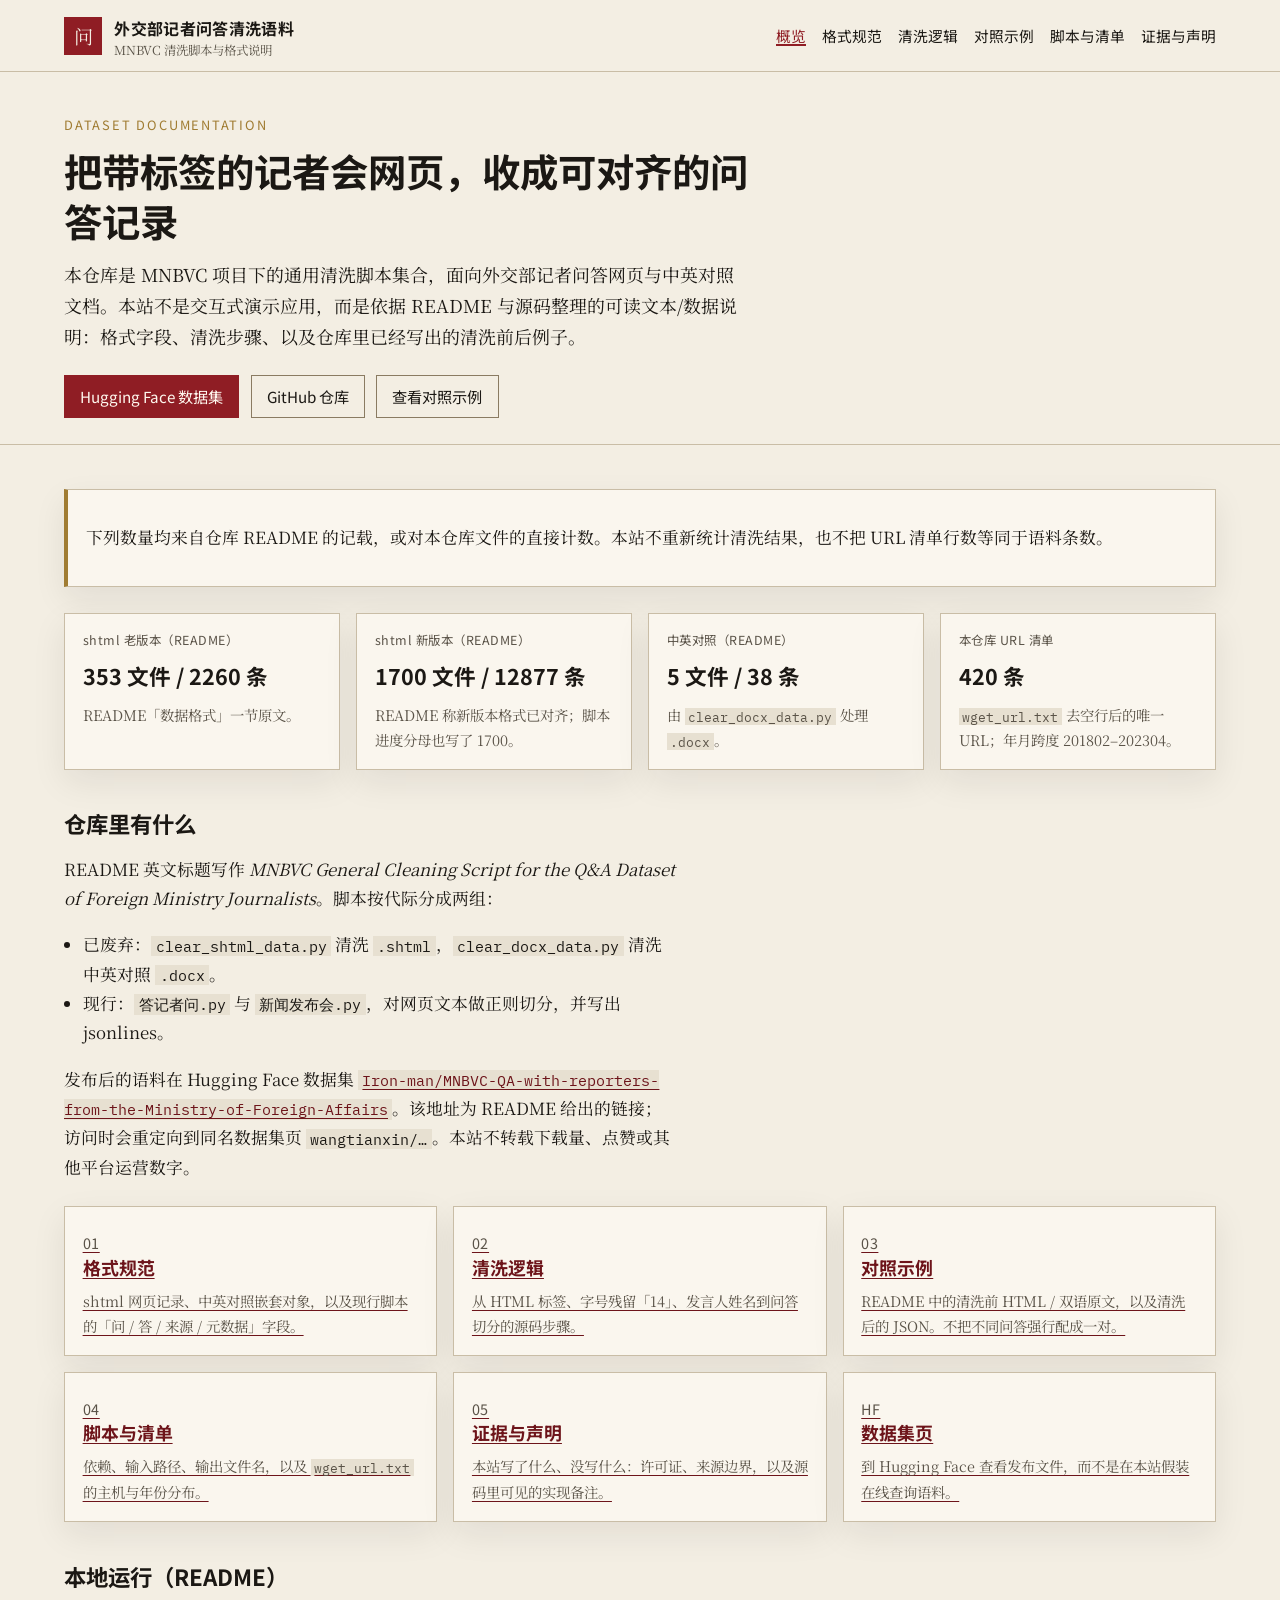
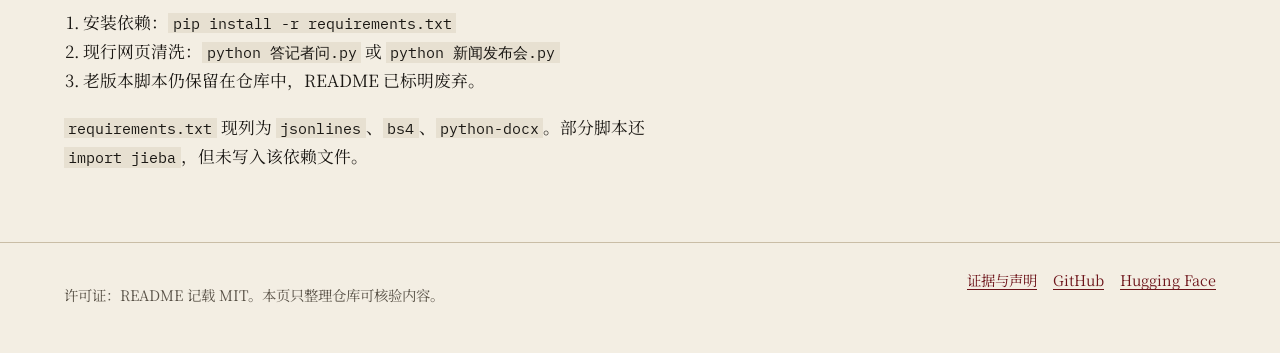
<file: docs/index.html>
<!DOCTYPE html>
<html lang="zh-Hans">
<head>
  <meta charset="utf-8">
  <meta name="viewport" content="width=device-width, initial-scale=1">
  <title>概览 · 外交部记者问答清洗语料</title>
  <meta name="description" content="本仓库是 MNBVC 外交部记者问答数据的通用清洗脚本集合。本站依据 README 与源码整理格式、清洗逻辑与对照示例，并链向 Hugging Face 数据集。">
  <link rel="canonical" href="https://unstoppablecurry.github.io/QA_with_reporters_from_the_Ministry_of_Foreign_Affair_mnbvc/">
  <meta name="theme-color" content="#f3eee3">
  <meta name="robots" content="index,follow">
  <meta property="og:type" content="website">
  <meta property="og:locale" content="zh_CN">
  <meta property="og:site_name" content="外交部记者问答清洗语料">
  <meta property="og:title" content="概览 · 外交部记者问答清洗语料">
  <meta property="og:description" content="MNBVC 外交部记者问答清洗脚本与格式说明。只陈述仓库可核验内容。">
  <meta property="og:url" content="https://unstoppablecurry.github.io/QA_with_reporters_from_the_Ministry_of_Foreign_Affair_mnbvc/">
  <meta name="twitter:card" content="summary">
  <meta name="twitter:title" content="概览 · 外交部记者问答清洗语料">
  <meta name="twitter:description" content="MNBVC 外交部记者问答清洗脚本与格式说明。">
  <link rel="icon" href="./favicon.svg" type="image/svg+xml">
  <link rel="preconnect" href="https://fonts.googleapis.com">
  <link rel="preconnect" href="https://fonts.gstatic.com" crossorigin>
  <link href="https://fonts.googleapis.com/css2?family=IBM+Plex+Mono:wght@400;500&amp;family=Noto+Sans+SC:wght@400;700&amp;family=Noto+Serif+SC:wght@400;600;700&amp;display=swap" rel="stylesheet">
  <link rel="stylesheet" href="./css/style.css">
  <script type="application/ld+json">
  {
    "@context": "https://schema.org",
    "@type": "WebSite",
    "name": "外交部记者问答清洗语料",
    "inLanguage": "zh-Hans",
    "url": "https://unstoppablecurry.github.io/QA_with_reporters_from_the_Ministry_of_Foreign_Affair_mnbvc/",
    "description": "MNBVC 外交部记者问答数据的清洗脚本说明、格式规范与 README 对照示例。",
    "license": "https://opensource.org/licenses/MIT"
  }
  </script>
</head>
<body>
  <a class="skip-link" href="#main">跳到正文</a>
  <header class="site-header">
    <div class="site-header__inner">
      <a class="brand" href="./">
        <span class="brand__mark" aria-hidden="true">问</span>
        <span class="brand__text">
          <span class="brand__title">外交部记者问答清洗语料</span>
          <span class="brand__sub">MNBVC 清洗脚本与格式说明</span>
        </span>
      </a>
      <button type="button" class="nav-toggle" data-nav-toggle aria-controls="site-nav" aria-expanded="false">菜单</button>
      <nav id="site-nav" class="site-nav" data-nav aria-label="主导航">
        <ul>
          <li><a href="./" aria-current="page">概览</a></li>
          <li><a href="./format.html">格式规范</a></li>
          <li><a href="./pipeline.html">清洗逻辑</a></li>
          <li><a href="./examples.html">对照示例</a></li>
          <li><a href="./scripts.html">脚本与清单</a></li>
          <li><a href="./notes.html">证据与声明</a></li>
        </ul>
      </nav>
    </div>
  </header>

  <main id="main">
    <section class="hero">
      <div class="wrap">
        <p class="kicker">Dataset documentation</p>
        <h1>把带标签的记者会网页，收成可对齐的问答记录</h1>
        <p class="lede">本仓库是 MNBVC 项目下的通用清洗脚本集合，面向外交部记者问答网页与中英对照文档。本站不是交互式演示应用，而是依据 README 与源码整理的可读文本/数据说明：格式字段、清洗步骤、以及仓库里已经写出的清洗前后例子。</p>
        <div class="hero-actions">
          <a class="button" href="https://huggingface.co/datasets/Iron-man/MNBVC-QA-with-reporters-from-the-Ministry-of-Foreign-Affairs" rel="noopener noreferrer">Hugging Face 数据集</a>
          <a class="button button--ghost" href="https://github.com/UnstoppableCurry/QA_with_reporters_from_the_Ministry_of_Foreign_Affair_mnbvc" rel="noopener noreferrer">GitHub 仓库</a>
          <a class="button button--ghost" href="./examples.html">查看对照示例</a>
        </div>
      </div>
    </section>

    <div class="wrap main">
      <aside class="callout callout--warn" aria-label="证据范围">
        <p>下列数量均来自仓库 README 的记载，或对本仓库文件的直接计数。本站不重新统计清洗结果，也不把 URL 清单行数等同于语料条数。</p>
      </aside>

      <dl class="stat-grid">
        <div class="stat">
          <dt>shtml 老版本（README）</dt>
          <dd>353 文件 / 2260 条</dd>
          <p>README「数据格式」一节原文。</p>
        </div>
        <div class="stat">
          <dt>shtml 新版本（README）</dt>
          <dd>1700 文件 / 12877 条</dd>
          <p>README 称新版本格式已对齐；脚本进度分母也写了 1700。</p>
        </div>
        <div class="stat">
          <dt>中英对照（README）</dt>
          <dd>5 文件 / 38 条</dd>
          <p>由 <code>clear_docx_data.py</code> 处理 <code>.docx</code>。</p>
        </div>
        <div class="stat">
          <dt>本仓库 URL 清单</dt>
          <dd>420 条</dd>
          <p><code>wget_url.txt</code> 去空行后的唯一 URL；年月跨度 201802–202304。</p>
        </div>
      </dl>

      <section class="prose" aria-labelledby="what-heading">
        <h2 id="what-heading">仓库里有什么</h2>
        <p>README 英文标题写作 <em>MNBVC General Cleaning Script for the Q&amp;A Dataset of Foreign Ministry Journalists</em>。脚本按代际分成两组：</p>
        <ul>
          <li>已废弃：<code>clear_shtml_data.py</code> 清洗 <code>.shtml</code>，<code>clear_docx_data.py</code> 清洗中英对照 <code>.docx</code>。</li>
          <li>现行：<code>答记者问.py</code> 与 <code>新闻发布会.py</code>，对网页文本做正则切分，并写出 jsonlines。</li>
        </ul>
        <p>发布后的语料在 Hugging Face 数据集 <a href="https://huggingface.co/datasets/Iron-man/MNBVC-QA-with-reporters-from-the-Ministry-of-Foreign-Affairs" rel="noopener noreferrer"><code>Iron-man/MNBVC-QA-with-reporters-from-the-Ministry-of-Foreign-Affairs</code></a>。该地址为 README 给出的链接；访问时会重定向到同名数据集页 <code>wangtianxin/…</code>。本站不转载下载量、点赞或其他平台运营数字。</p>
      </section>

      <nav class="link-grid" aria-label="文档栏目">
        <a class="card" href="./format.html">
          <p class="card__label">01</p>
          <h3>格式规范</h3>
          <p>shtml 网页记录、中英对照嵌套对象，以及现行脚本的「问 / 答 / 来源 / 元数据」字段。</p>
        </a>
        <a class="card" href="./pipeline.html">
          <p class="card__label">02</p>
          <h3>清洗逻辑</h3>
          <p>从 HTML 标签、字号残留「14」、发言人姓名到问答切分的源码步骤。</p>
        </a>
        <a class="card" href="./examples.html">
          <p class="card__label">03</p>
          <h3>对照示例</h3>
          <p>README 中的清洗前 HTML / 双语原文，以及清洗后的 JSON。不把不同问答强行配成一对。</p>
        </a>
        <a class="card" href="./scripts.html">
          <p class="card__label">04</p>
          <h3>脚本与清单</h3>
          <p>依赖、输入路径、输出文件名，以及 <code>wget_url.txt</code> 的主机与年份分布。</p>
        </a>
        <a class="card" href="./notes.html">
          <p class="card__label">05</p>
          <h3>证据与声明</h3>
          <p>本站写了什么、没写什么：许可证、来源边界，以及源码里可见的实现备注。</p>
        </a>
        <a class="card" href="https://huggingface.co/datasets/Iron-man/MNBVC-QA-with-reporters-from-the-Ministry-of-Foreign-Affairs" rel="noopener noreferrer">
          <p class="card__label">HF</p>
          <h3>数据集页</h3>
          <p>到 Hugging Face 查看发布文件，而不是在本站假装在线查询语料。</p>
        </a>
      </nav>

      <section class="prose" aria-labelledby="start-heading">
        <h2 id="start-heading">本地运行（README）</h2>
        <ol>
          <li>安装依赖：<code>pip install -r requirements.txt</code></li>
          <li>现行网页清洗：<code>python 答记者问.py</code> 或 <code>python 新闻发布会.py</code></li>
          <li>老版本脚本仍保留在仓库中，README 已标明废弃。</li>
        </ol>
        <p><code>requirements.txt</code> 现列为 <code>jsonlines</code>、<code>bs4</code>、<code>python-docx</code>。部分脚本还 <code>import jieba</code>，但未写入该依赖文件。</p>
      </section>
    </div>
  </main>

  <footer class="site-footer">
    <div class="site-footer__inner">
      <p>许可证：README 记载 MIT。本页只整理仓库可核验内容。</p>
      <nav aria-label="页脚链接">
        <a href="./notes.html">证据与声明</a>
        <a href="https://github.com/UnstoppableCurry/QA_with_reporters_from_the_Ministry_of_Foreign_Affair_mnbvc" rel="noopener noreferrer">GitHub</a>
        <a href="https://huggingface.co/datasets/Iron-man/MNBVC-QA-with-reporters-from-the-Ministry-of-Foreign-Affairs" rel="noopener noreferrer">Hugging Face</a>
      </nav>
    </div>
  </footer>
  <script src="./js/site.js" defer></script>
</body>
</html>
</file>
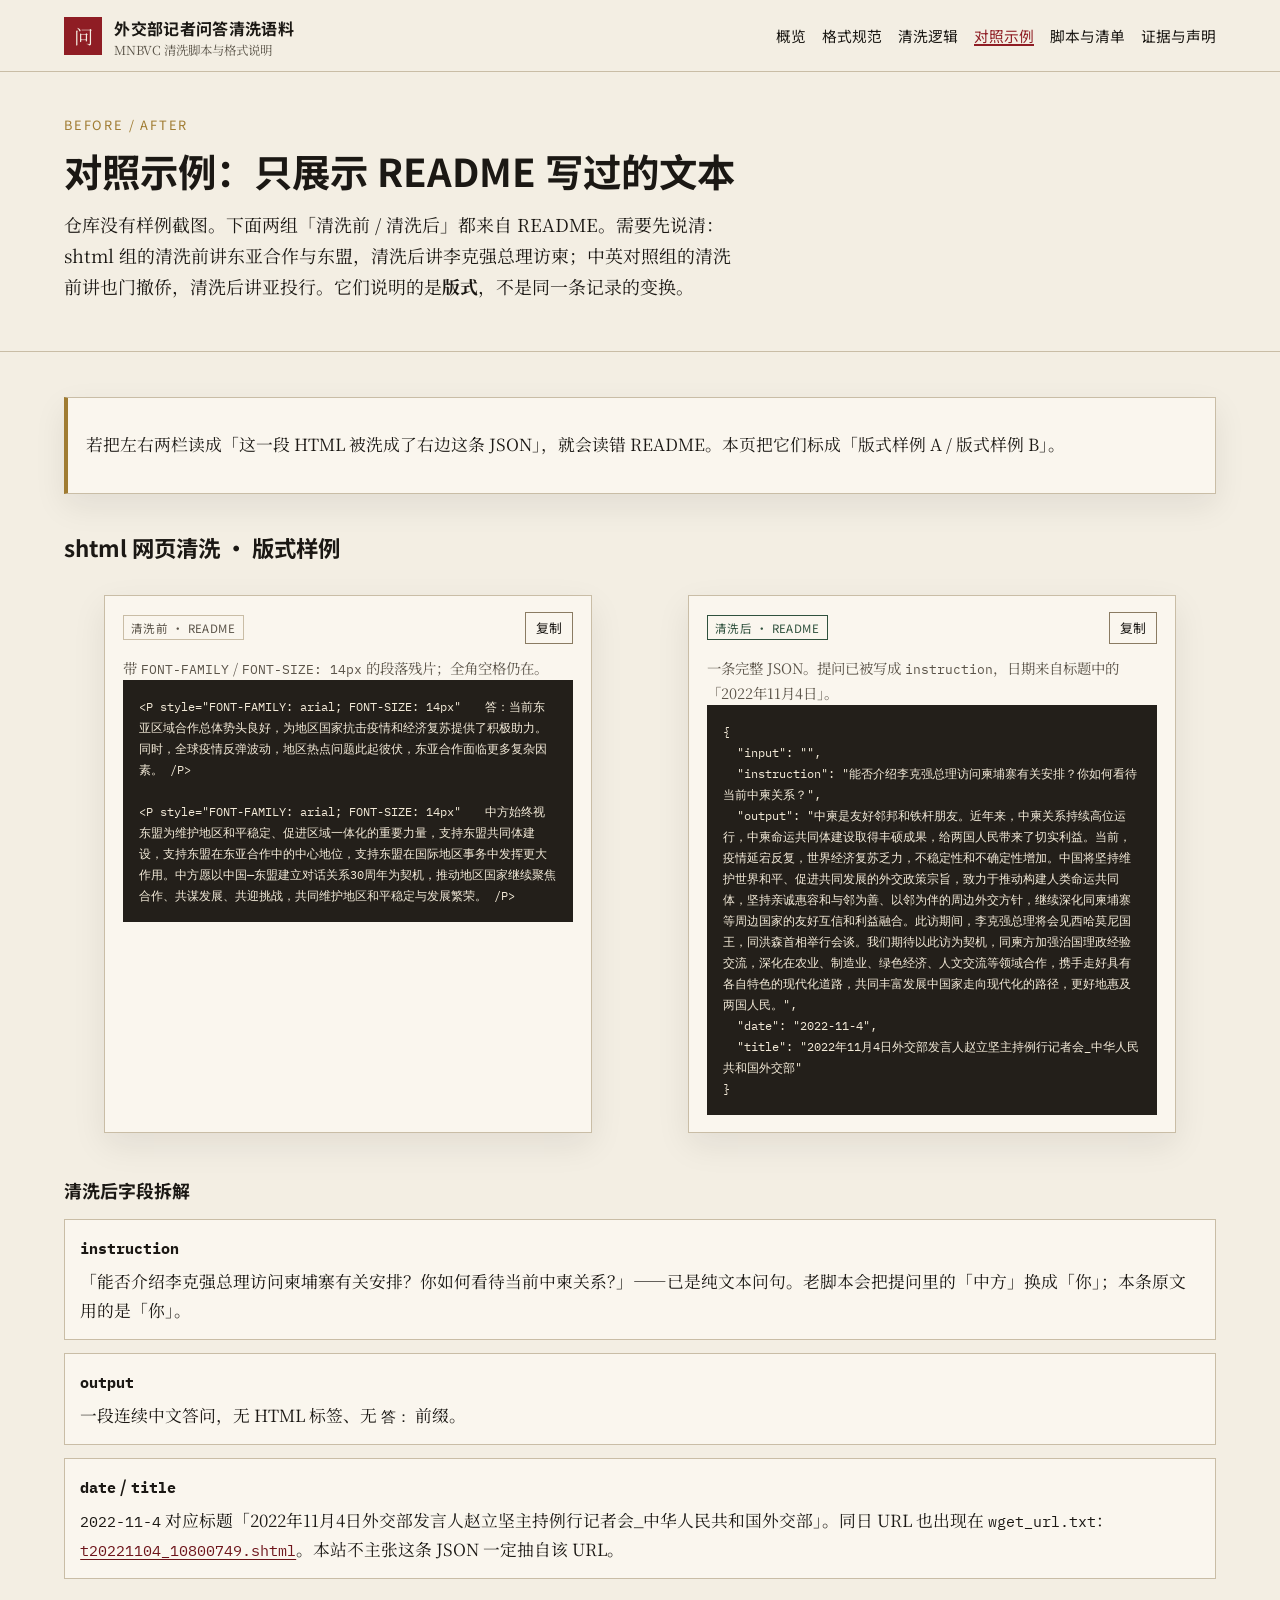
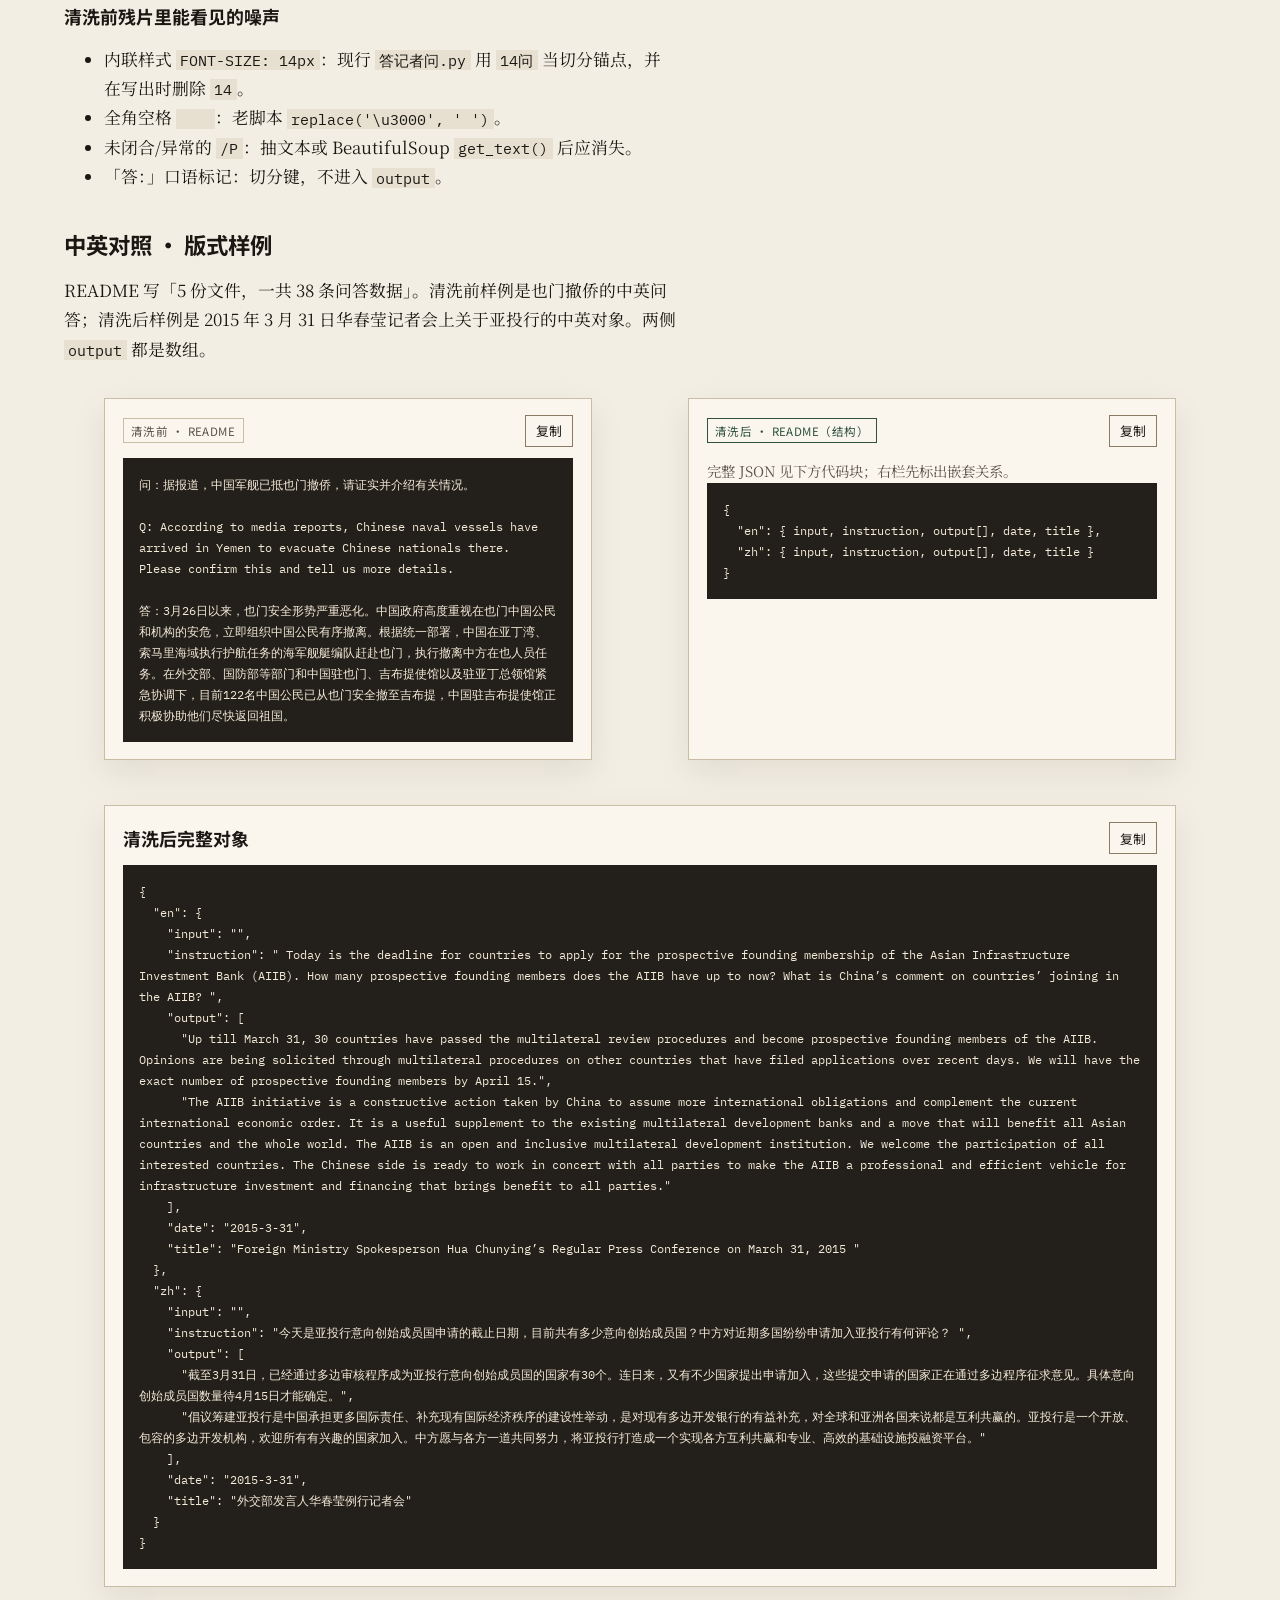
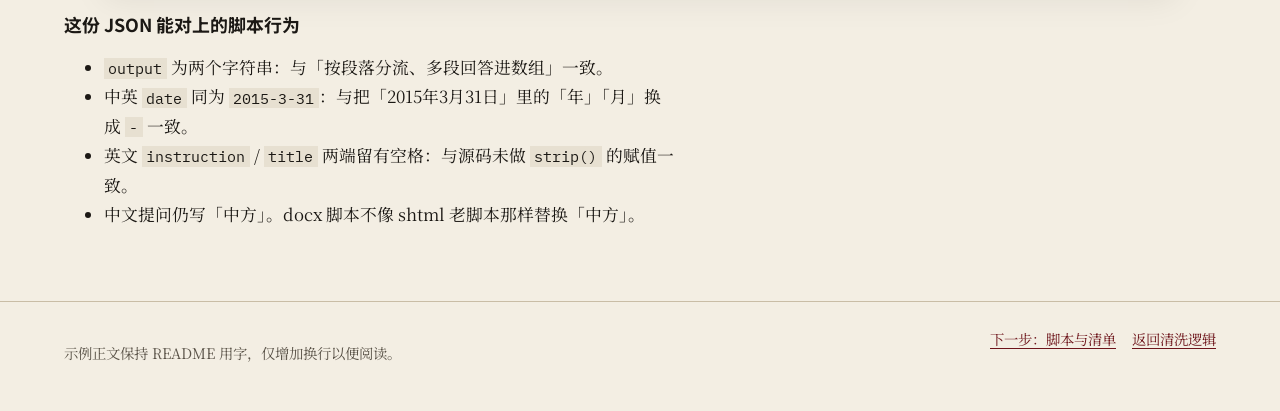
<file: docs/examples.html>
<!DOCTYPE html>
<html lang="zh-Hans">
<head>
  <meta charset="utf-8">
  <meta name="viewport" content="width=device-width, initial-scale=1">
  <title>对照示例 · 外交部记者问答清洗语料</title>
  <meta name="description" content="README 中的清洗前 HTML / 双语原文与清洗后 JSON。shtml 与中英对照两组示例各自独立，不把不同问答配成一对。">
  <link rel="canonical" href="https://unstoppablecurry.github.io/QA_with_reporters_from_the_Ministry_of_Foreign_Affair_mnbvc/examples.html">
  <meta name="theme-color" content="#f3eee3">
  <meta property="og:type" content="article">
  <meta property="og:locale" content="zh_CN">
  <meta property="og:site_name" content="外交部记者问答清洗语料">
  <meta property="og:title" content="对照示例 · 外交部记者问答清洗语料">
  <meta property="og:description" content="仓库 README 已写出的清洗前后文本，按原样展示并做字段拆解。">
  <meta property="og:url" content="https://unstoppablecurry.github.io/QA_with_reporters_from_the_Ministry_of_Foreign_Affair_mnbvc/examples.html">
  <meta name="twitter:card" content="summary">
  <link rel="icon" href="./favicon.svg" type="image/svg+xml">
  <link rel="preconnect" href="https://fonts.googleapis.com">
  <link rel="preconnect" href="https://fonts.gstatic.com" crossorigin>
  <link href="https://fonts.googleapis.com/css2?family=IBM+Plex+Mono:wght@400;500&amp;family=Noto+Sans+SC:wght@400;700&amp;family=Noto+Serif+SC:wght@400;600;700&amp;display=swap" rel="stylesheet">
  <link rel="stylesheet" href="./css/style.css">
</head>
<body>
  <a class="skip-link" href="#main">跳到正文</a>
  <header class="site-header">
    <div class="site-header__inner">
      <a class="brand" href="./">
        <span class="brand__mark" aria-hidden="true">问</span>
        <span class="brand__text">
          <span class="brand__title">外交部记者问答清洗语料</span>
          <span class="brand__sub">MNBVC 清洗脚本与格式说明</span>
        </span>
      </a>
      <button type="button" class="nav-toggle" data-nav-toggle aria-controls="site-nav" aria-expanded="false">菜单</button>
      <nav id="site-nav" class="site-nav" data-nav aria-label="主导航">
        <ul>
          <li><a href="./">概览</a></li>
          <li><a href="./format.html">格式规范</a></li>
          <li><a href="./pipeline.html">清洗逻辑</a></li>
          <li><a href="./examples.html" aria-current="page">对照示例</a></li>
          <li><a href="./scripts.html">脚本与清单</a></li>
          <li><a href="./notes.html">证据与声明</a></li>
        </ul>
      </nav>
    </div>
  </header>

  <main id="main">
    <div class="page-hero">
      <div class="wrap">
        <p class="kicker">Before / after</p>
        <h1>对照示例：只展示 README 写过的文本</h1>
        <p class="lede">仓库没有样例截图。下面两组「清洗前 / 清洗后」都来自 README。需要先说清：shtml 组的清洗前讲东亚合作与东盟，清洗后讲李克强总理访柬；中英对照组的清洗前讲也门撤侨，清洗后讲亚投行。它们说明的是<strong>版式</strong>，不是同一条记录的变换。</p>
      </div>
    </div>

    <div class="wrap main">
      <aside class="callout callout--warn">
        <p>若把左右两栏读成「这一段 HTML 被洗成了右边这条 JSON」，就会读错 README。本页把它们标成「版式样例 A / 版式样例 B」。</p>
      </aside>

      <section aria-labelledby="shtml-examples">
        <h2 id="shtml-examples">shtml 网页清洗 · 版式样例</h2>
        <div class="compare">
          <figure class="panel">
            <header>
              <p class="badge badge--old">清洗前 · README</p>
              <button type="button" class="button button--small button--ghost" data-copy="shtml-before" data-label="复制">复制</button>
            </header>
            <figcaption class="note">带 <code>FONT-FAMILY</code> / <code>FONT-SIZE: 14px</code> 的段落残片；全角空格仍在。</figcaption>
            <pre class="figure-code" id="shtml-before"><code>&lt;P style="FONT-FAMILY: arial; FONT-SIZE: 14px"　　答：当前东亚区域合作总体势头良好，为地区国家抗击疫情和经济复苏提供了积极助力。同时，全球疫情反弹波动，地区热点问题此起彼伏，东亚合作面临更多复杂因素。 /P&gt;

&lt;P style="FONT-FAMILY: arial; FONT-SIZE: 14px"　　中方始终视东盟为维护地区和平稳定、促进区域一体化的重要力量，支持东盟共同体建设，支持东盟在东亚合作中的中心地位，支持东盟在国际地区事务中发挥更大作用。中方愿以中国—东盟建立对话关系30周年为契机，推动地区国家继续聚焦合作、共谋发展、共迎挑战，共同维护地区和平稳定与发展繁荣。 /P&gt;</code></pre>
          </figure>
          <figure class="panel">
            <header>
              <p class="badge badge--new">清洗后 · README</p>
              <button type="button" class="button button--small button--ghost" data-copy="shtml-after-full" data-label="复制">复制</button>
            </header>
            <figcaption class="note">一条完整 JSON。提问已被写成 <code>instruction</code>，日期来自标题中的「2022年11月4日」。</figcaption>
            <pre class="figure-code" id="shtml-after-full"><code>{
  "input": "",
  "instruction": "能否介绍李克强总理访问柬埔寨有关安排？你如何看待当前中柬关系？",
  "output": "中柬是友好邻邦和铁杆朋友。近年来，中柬关系持续高位运行，中柬命运共同体建设取得丰硕成果，给两国人民带来了切实利益。当前，疫情延宕反复，世界经济复苏乏力，不稳定性和不确定性增加。中国将坚持维护世界和平、促进共同发展的外交政策宗旨，致力于推动构建人类命运共同体，坚持亲诚惠容和与邻为善、以邻为伴的周边外交方针，继续深化同柬埔寨等周边国家的友好互信和利益融合。此访期间，李克强总理将会见西哈莫尼国王，同洪森首相举行会谈。我们期待以此访为契机，同柬方加强治国理政经验交流，深化在农业、制造业、绿色经济、人文交流等领域合作，携手走好具有各自特色的现代化道路，共同丰富发展中国家走向现代化的路径，更好地惠及两国人民。",
  "date": "2022-11-4",
  "title": "2022年11月4日外交部发言人赵立坚主持例行记者会_中华人民共和国外交部"
}</code></pre>
          </figure>
        </div>

        <h3>清洗后字段拆解</h3>
        <dl class="field-list">
          <div class="field">
            <dt><code>instruction</code></dt>
            <dd>「能否介绍李克强总理访问柬埔寨有关安排？你如何看待当前中柬关系？」——已是纯文本问句。老脚本会把提问里的「中方」换成「你」；本条原文用的是「你」。</dd>
          </div>
          <div class="field">
            <dt><code>output</code></dt>
            <dd>一段连续中文答问，无 HTML 标签、无 <code>答：</code> 前缀。</dd>
          </div>
          <div class="field">
            <dt><code>date</code> / <code>title</code></dt>
            <dd><code>2022-11-4</code> 对应标题「2022年11月4日外交部发言人赵立坚主持例行记者会_中华人民共和国外交部」。同日 URL 也出现在 <code>wget_url.txt</code>：<a href="https://www.mfa.gov.cn/web/wjdt_674879/fyrbt_674889/202211/t20221104_10800749.shtml" rel="noopener noreferrer"><code>t20221104_10800749.shtml</code></a>。本站不主张这条 JSON 一定抽自该 URL。</dd>
          </div>
        </dl>

        <h3>清洗前残片里能看见的噪声</h3>
        <ul class="prose">
          <li>内联样式 <code>FONT-SIZE: 14px</code>：现行 <code>答记者问.py</code> 用 <code>14问</code> 当切分锚点，并在写出时删除 <code>14</code>。</li>
          <li>全角空格 <code>　　</code>：老脚本 <code>replace('\u3000', ' ')</code>。</li>
          <li>未闭合/异常的 <code>/P</code>：抽文本或 BeautifulSoup <code>get_text()</code> 后应消失。</li>
          <li>「答：」口语标记：切分键，不进入 <code>output</code>。</li>
        </ul>
      </section>

      <section aria-labelledby="bi-examples">
        <h2 id="bi-examples">中英对照 · 版式样例</h2>
        <p class="prose">README 写「5 份文件，一共 38 条问答数据」。清洗前样例是也门撤侨的中英问答；清洗后样例是 2015 年 3 月 31 日华春莹记者会上关于亚投行的中英对象。两侧 <code>output</code> 都是数组。</p>
        <div class="compare">
          <figure class="panel">
            <header>
              <p class="badge badge--old">清洗前 · README</p>
              <button type="button" class="button button--small button--ghost" data-copy="bi-before" data-label="复制">复制</button>
            </header>
            <pre class="figure-code" id="bi-before"><code>问：据报道，中国军舰已抵也门撤侨，请证实并介绍有关情况。

Q: According to media reports, Chinese naval vessels have arrived in Yemen to evacuate Chinese nationals there. Please confirm this and tell us more details.

答：3月26日以来，也门安全形势严重恶化。中国政府高度重视在也门中国公民和机构的安危，立即组织中国公民有序撤离。根据统一部署，中国在亚丁湾、索马里海域执行护航任务的海军舰艇编队赶赴也门，执行撤离中方在也人员任务。在外交部、国防部等部门和中国驻也门、吉布提使馆以及驻亚丁总领馆紧急协调下，目前122名中国公民已从也门安全撤至吉布提，中国驻吉布提使馆正积极协助他们尽快返回祖国。</code></pre>
          </figure>
          <figure class="panel">
            <header>
              <p class="badge badge--new">清洗后 · README（结构）</p>
              <button type="button" class="button button--small button--ghost" data-copy="bi-after" data-label="复制">复制</button>
            </header>
            <figcaption class="note">完整 JSON 见下方代码块；右栏先标出嵌套关系。</figcaption>
            <pre class="figure-code"><code>{
  "en": { input, instruction, output[], date, title },
  "zh": { input, instruction, output[], date, title }
}</code></pre>
          </figure>
        </div>

        <figure class="panel">
          <header>
            <h3>清洗后完整对象</h3>
            <button type="button" class="button button--small button--ghost" data-copy="bi-after" data-label="复制">复制</button>
          </header>
          <pre class="figure-code" id="bi-after"><code>{
  "en": {
    "input": "",
    "instruction": " Today is the deadline for countries to apply for the prospective founding membership of the Asian Infrastructure Investment Bank (AIIB). How many prospective founding members does the AIIB have up to now? What is China’s comment on countries’ joining in the AIIB? ",
    "output": [
      "Up till March 31, 30 countries have passed the multilateral review procedures and become prospective founding members of the AIIB. Opinions are being solicited through multilateral procedures on other countries that have filed applications over recent days. We will have the exact number of prospective founding members by April 15.",
      "The AIIB initiative is a constructive action taken by China to assume more international obligations and complement the current international economic order. It is a useful supplement to the existing multilateral development banks and a move that will benefit all Asian countries and the whole world. The AIIB is an open and inclusive multilateral development institution. We welcome the participation of all interested countries. The Chinese side is ready to work in concert with all parties to make the AIIB a professional and efficient vehicle for infrastructure investment and financing that brings benefit to all parties."
    ],
    "date": "2015-3-31",
    "title": "Foreign Ministry Spokesperson Hua Chunying’s Regular Press Conference on March 31, 2015 "
  },
  "zh": {
    "input": "",
    "instruction": "今天是亚投行意向创始成员国申请的截止日期，目前共有多少意向创始成员国？中方对近期多国纷纷申请加入亚投行有何评论？ ",
    "output": [
      "截至3月31日，已经通过多边审核程序成为亚投行意向创始成员国的国家有30个。连日来，又有不少国家提出申请加入，这些提交申请的国家正在通过多边程序征求意见。具体意向创始成员国数量待4月15日才能确定。",
      "倡议筹建亚投行是中国承担更多国际责任、补充现有国际经济秩序的建设性举动，是对现有多边开发银行的有益补充，对全球和亚洲各国来说都是互利共赢的。亚投行是一个开放、包容的多边开发机构，欢迎所有有兴趣的国家加入。中方愿与各方一道共同努力，将亚投行打造成一个实现各方互利共赢和专业、高效的基础设施投融资平台。"
    ],
    "date": "2015-3-31",
    "title": "外交部发言人华春莹例行记者会"
  }
}</code></pre>
        </figure>

        <h3>这份 JSON 能对上的脚本行为</h3>
        <ul class="prose">
          <li><code>output</code> 为两个字符串：与「按段落分流、多段回答进数组」一致。</li>
          <li>中英 <code>date</code> 同为 <code>2015-3-31</code>：与把「2015年3月31日」里的「年」「月」换成 <code>-</code> 一致。</li>
          <li>英文 <code>instruction</code> / <code>title</code> 两端留有空格：与源码未做 <code>strip()</code> 的赋值一致。</li>
          <li>中文提问仍写「中方」。docx 脚本不像 shtml 老脚本那样替换「中方」。</li>
        </ul>
      </section>
    </div>
  </main>

  <footer class="site-footer">
    <div class="site-footer__inner">
      <p>示例正文保持 README 用字，仅增加换行以便阅读。</p>
      <nav aria-label="页脚链接">
        <a href="./scripts.html">下一步：脚本与清单</a>
        <a href="./pipeline.html">返回清洗逻辑</a>
      </nav>
    </div>
  </footer>
  <script src="./js/site.js" defer></script>
</body>
</html>
</file>
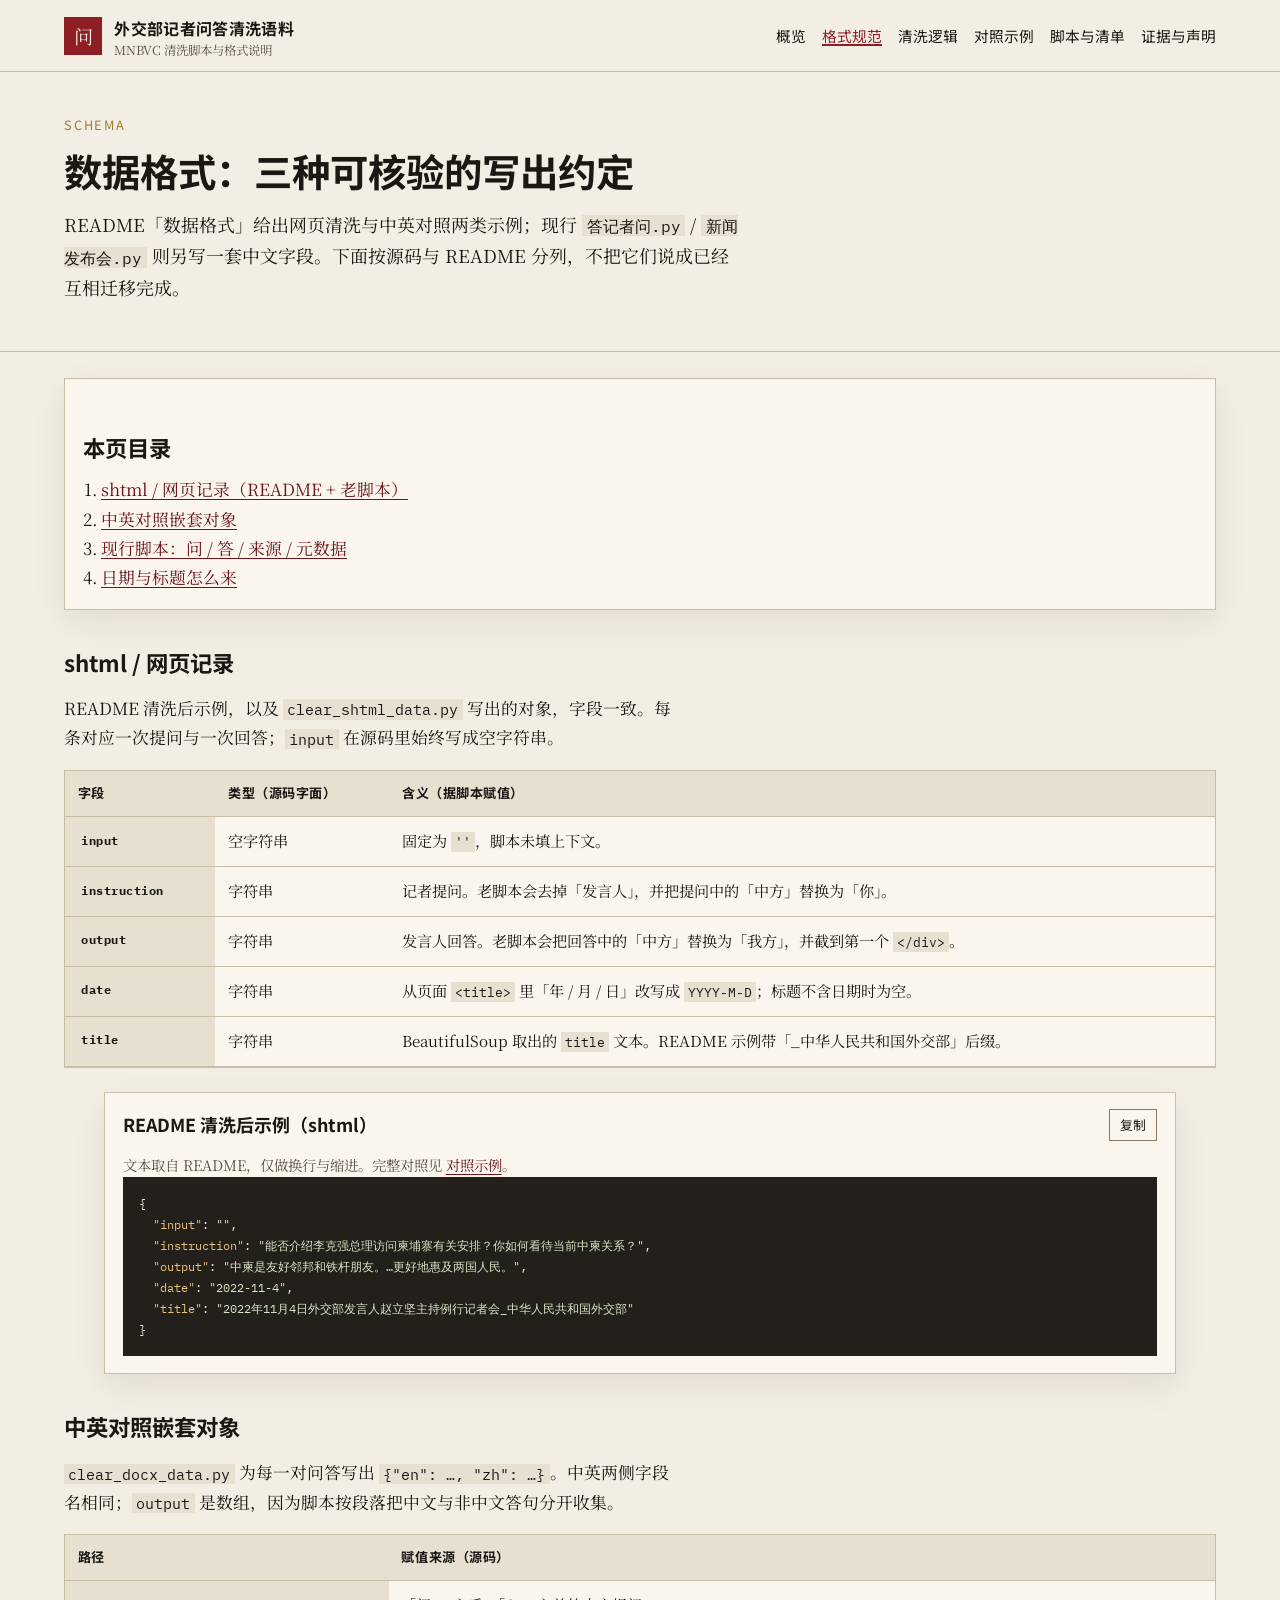
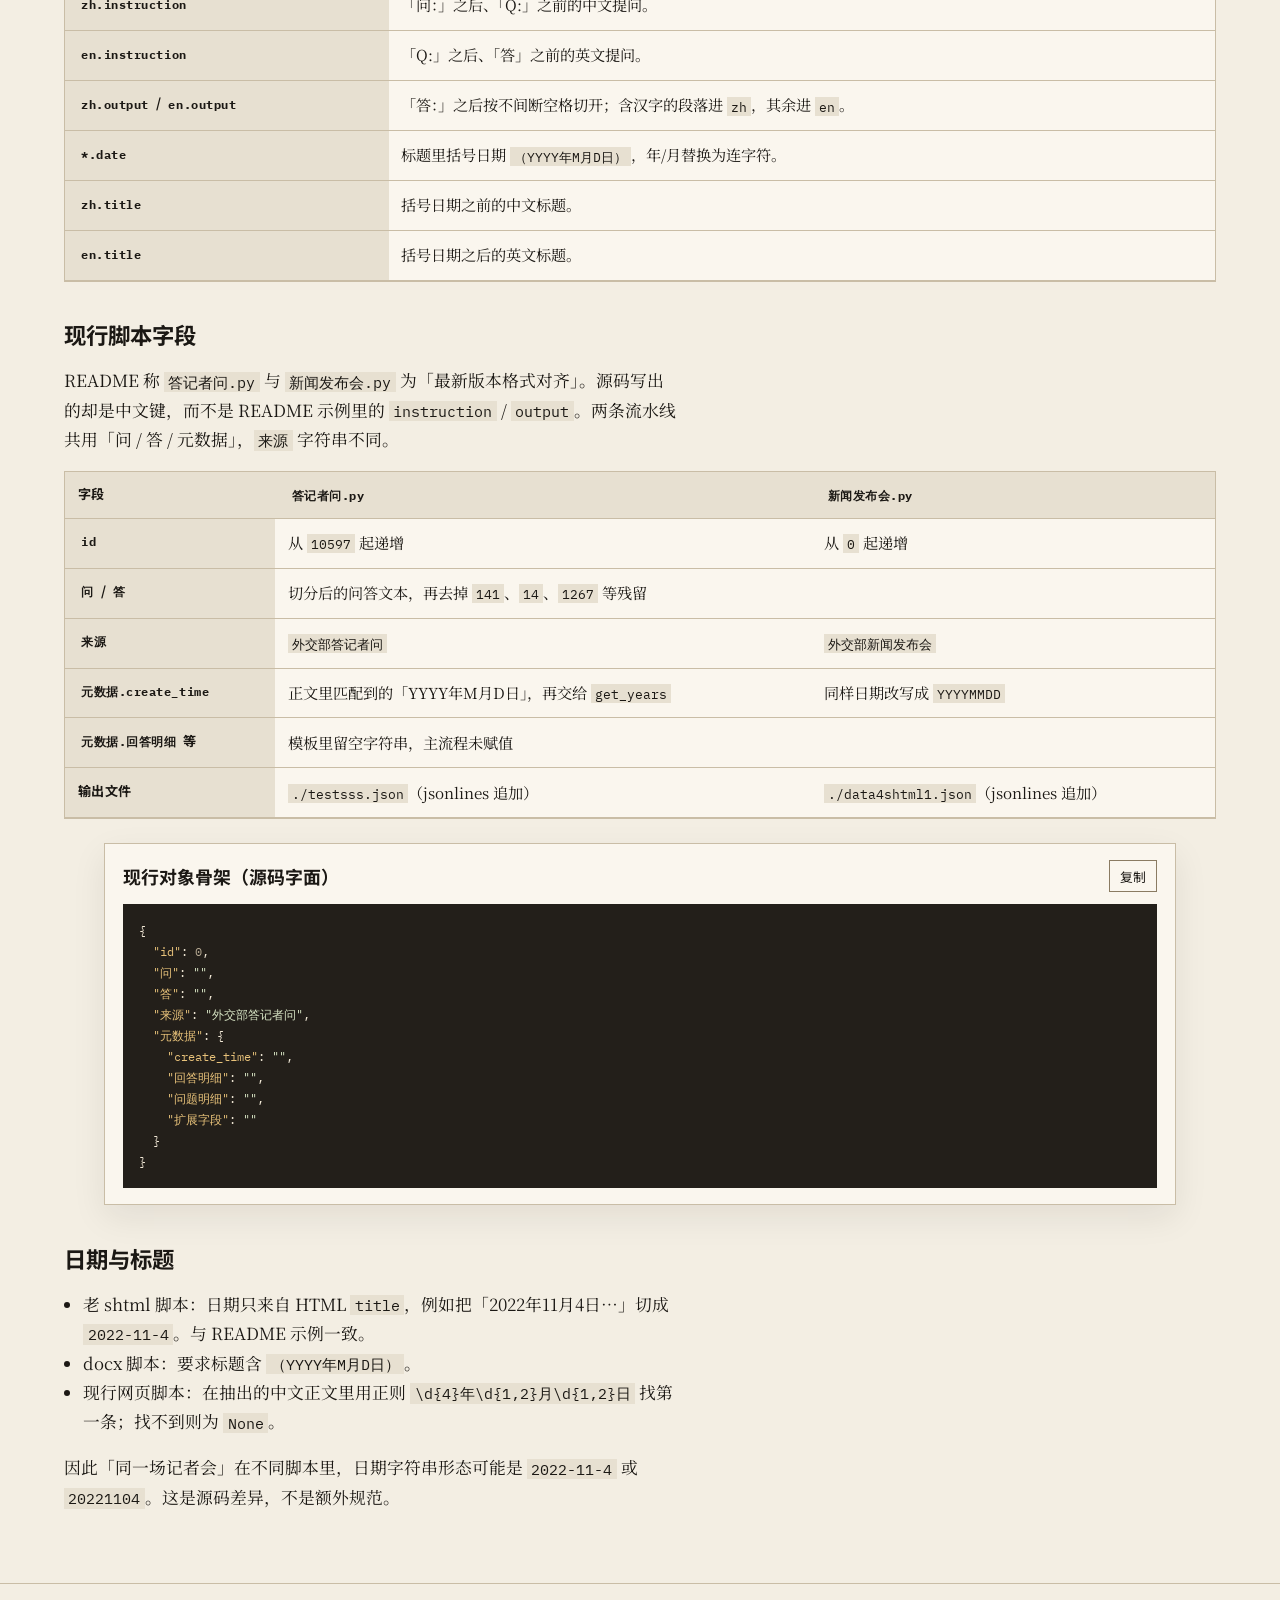
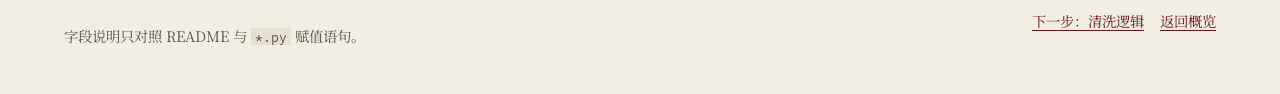
<file: docs/format.html>
<!DOCTYPE html>
<html lang="zh-Hans">
<head>
  <meta charset="utf-8">
  <meta name="viewport" content="width=device-width, initial-scale=1">
  <title>格式规范 · 外交部记者问答清洗语料</title>
  <meta name="description" content="外交部记者问答清洗结果的三种字段约定：shtml 网页 JSON、中英对照嵌套对象，以及现行脚本的问/答/来源/元数据。">
  <link rel="canonical" href="https://unstoppablecurry.github.io/QA_with_reporters_from_the_Ministry_of_Foreign_Affair_mnbvc/format.html">
  <meta name="theme-color" content="#f3eee3">
  <meta property="og:type" content="article">
  <meta property="og:locale" content="zh_CN">
  <meta property="og:site_name" content="外交部记者问答清洗语料">
  <meta property="og:title" content="格式规范 · 外交部记者问答清洗语料">
  <meta property="og:description" content="shtml、中英对照与现行脚本三种输出字段的对照说明。">
  <meta property="og:url" content="https://unstoppablecurry.github.io/QA_with_reporters_from_the_Ministry_of_Foreign_Affair_mnbvc/format.html">
  <meta name="twitter:card" content="summary">
  <link rel="icon" href="./favicon.svg" type="image/svg+xml">
  <link rel="preconnect" href="https://fonts.googleapis.com">
  <link rel="preconnect" href="https://fonts.gstatic.com" crossorigin>
  <link href="https://fonts.googleapis.com/css2?family=IBM+Plex+Mono:wght@400;500&amp;family=Noto+Sans+SC:wght@400;700&amp;family=Noto+Serif+SC:wght@400;600;700&amp;display=swap" rel="stylesheet">
  <link rel="stylesheet" href="./css/style.css">
</head>
<body>
  <a class="skip-link" href="#main">跳到正文</a>
  <header class="site-header">
    <div class="site-header__inner">
      <a class="brand" href="./">
        <span class="brand__mark" aria-hidden="true">问</span>
        <span class="brand__text">
          <span class="brand__title">外交部记者问答清洗语料</span>
          <span class="brand__sub">MNBVC 清洗脚本与格式说明</span>
        </span>
      </a>
      <button type="button" class="nav-toggle" data-nav-toggle aria-controls="site-nav" aria-expanded="false">菜单</button>
      <nav id="site-nav" class="site-nav" data-nav aria-label="主导航">
        <ul>
          <li><a href="./">概览</a></li>
          <li><a href="./format.html" aria-current="page">格式规范</a></li>
          <li><a href="./pipeline.html">清洗逻辑</a></li>
          <li><a href="./examples.html">对照示例</a></li>
          <li><a href="./scripts.html">脚本与清单</a></li>
          <li><a href="./notes.html">证据与声明</a></li>
        </ul>
      </nav>
    </div>
  </header>

  <main id="main">
    <div class="page-hero">
      <div class="wrap">
        <p class="kicker">Schema</p>
        <h1>数据格式：三种可核验的写出约定</h1>
        <p class="lede">README「数据格式」给出网页清洗与中英对照两类示例；现行 <code>答记者问.py</code> / <code>新闻发布会.py</code> 则另写一套中文字段。下面按源码与 README 分列，不把它们说成已经互相迁移完成。</p>
      </div>
    </div>

    <div class="wrap main">
      <nav class="toc" aria-labelledby="toc-heading">
        <h2 id="toc-heading">本页目录</h2>
        <ol>
          <li><a href="#shtml-format">shtml / 网页记录（README + 老脚本）</a></li>
          <li><a href="#bilingual-format">中英对照嵌套对象</a></li>
          <li><a href="#current-format">现行脚本：问 / 答 / 来源 / 元数据</a></li>
          <li><a href="#date-notes">日期与标题怎么来</a></li>
        </ol>
      </nav>

      <section class="prose" aria-labelledby="shtml-format">
        <h2 id="shtml-format">shtml / 网页记录</h2>
        <p>README 清洗后示例，以及 <code>clear_shtml_data.py</code> 写出的对象，字段一致。每条对应一次提问与一次回答；<code>input</code> 在源码里始终写成空字符串。</p>
      </section>

      <div class="table-wrap" role="region" aria-label="shtml 字段表" tabindex="0">
        <table>
          <caption class="visually-hidden">shtml 输出字段</caption>
          <thead>
            <tr>
              <th scope="col">字段</th>
              <th scope="col">类型（源码字面）</th>
              <th scope="col">含义（据脚本赋值）</th>
            </tr>
          </thead>
          <tbody>
            <tr>
              <th scope="row"><code>input</code></th>
              <td>空字符串</td>
              <td>固定为 <code>''</code>，脚本未填上下文。</td>
            </tr>
            <tr>
              <th scope="row"><code>instruction</code></th>
              <td>字符串</td>
              <td>记者提问。老脚本会去掉「发言人」，并把提问中的「中方」替换为「你」。</td>
            </tr>
            <tr>
              <th scope="row"><code>output</code></th>
              <td>字符串</td>
              <td>发言人回答。老脚本会把回答中的「中方」替换为「我方」，并截到第一个 <code>&lt;/div&gt;</code>。</td>
            </tr>
            <tr>
              <th scope="row"><code>date</code></th>
              <td>字符串</td>
              <td>从页面 <code>&lt;title&gt;</code> 里「年 / 月 / 日」改写成 <code>YYYY-M-D</code>；标题不含日期时为空。</td>
            </tr>
            <tr>
              <th scope="row"><code>title</code></th>
              <td>字符串</td>
              <td>BeautifulSoup 取出的 <code>title</code> 文本。README 示例带「_中华人民共和国外交部」后缀。</td>
            </tr>
          </tbody>
        </table>
      </div>

      <figure class="panel">
        <header>
          <h3>README 清洗后示例（shtml）</h3>
          <button type="button" class="button button--small button--ghost" data-copy="shtml-after" data-label="复制">复制</button>
        </header>
        <figcaption class="note">文本取自 README，仅做换行与缩进。完整对照见 <a href="./examples.html">对照示例</a>。</figcaption>
        <pre class="figure-code" id="shtml-after"><code>{
  <span class="token-key">"input"</span>: <span class="token-str">""</span>,
  <span class="token-key">"instruction"</span>: <span class="token-str">"能否介绍李克强总理访问柬埔寨有关安排？你如何看待当前中柬关系？"</span>,
  <span class="token-key">"output"</span>: <span class="token-str">"中柬是友好邻邦和铁杆朋友。…更好地惠及两国人民。"</span>,
  <span class="token-key">"date"</span>: <span class="token-str">"2022-11-4"</span>,
  <span class="token-key">"title"</span>: <span class="token-str">"2022年11月4日外交部发言人赵立坚主持例行记者会_中华人民共和国外交部"</span>
}</code></pre>
      </figure>

      <section class="prose" aria-labelledby="bilingual-format">
        <h2 id="bilingual-format">中英对照嵌套对象</h2>
        <p><code>clear_docx_data.py</code> 为每一对问答写出 <code>{"en": …, "zh": …}</code>。中英两侧字段名相同；<code>output</code> 是数组，因为脚本按段落把中文与非中文答句分开收集。</p>
      </section>

      <div class="table-wrap" role="region" aria-label="中英对照字段表" tabindex="0">
        <table>
          <caption class="visually-hidden">中英对照输出字段</caption>
          <thead>
            <tr>
              <th scope="col">路径</th>
              <th scope="col">赋值来源（源码）</th>
            </tr>
          </thead>
          <tbody>
            <tr>
              <th scope="row"><code>zh.instruction</code></th>
              <td>「问：」之后、「Q:」之前的中文提问。</td>
            </tr>
            <tr>
              <th scope="row"><code>en.instruction</code></th>
              <td>「Q:」之后、「答」之前的英文提问。</td>
            </tr>
            <tr>
              <th scope="row"><code>zh.output</code> / <code>en.output</code></th>
              <td>「答：」之后按不间断空格切开；含汉字的段落进 <code>zh</code>，其余进 <code>en</code>。</td>
            </tr>
            <tr>
              <th scope="row"><code>*.date</code></th>
              <td>标题里括号日期 <code>（YYYY年M月D日）</code>，年/月替换为连字符。</td>
            </tr>
            <tr>
              <th scope="row"><code>zh.title</code></th>
              <td>括号日期之前的中文标题。</td>
            </tr>
            <tr>
              <th scope="row"><code>en.title</code></th>
              <td>括号日期之后的英文标题。</td>
            </tr>
          </tbody>
        </table>
      </div>

      <section class="prose" aria-labelledby="current-format">
        <h2 id="current-format">现行脚本字段</h2>
        <p>README 称 <code>答记者问.py</code> 与 <code>新闻发布会.py</code> 为「最新版本格式对齐」。源码写出的却是中文键，而不是 README 示例里的 <code>instruction</code> / <code>output</code>。两条流水线共用「问 / 答 / 元数据」，<code>来源</code> 字符串不同。</p>
      </section>

      <div class="table-wrap" role="region" aria-label="现行脚本字段表" tabindex="0">
        <table>
          <thead>
            <tr>
              <th scope="col">字段</th>
              <th scope="col"><code>答记者问.py</code></th>
              <th scope="col"><code>新闻发布会.py</code></th>
            </tr>
          </thead>
          <tbody>
            <tr>
              <th scope="row"><code>id</code></th>
              <td>从 <code>10597</code> 起递增</td>
              <td>从 <code>0</code> 起递增</td>
            </tr>
            <tr>
              <th scope="row"><code>问</code> / <code>答</code></th>
              <td colspan="2">切分后的问答文本，再去掉 <code>141</code>、<code>14</code>、<code>1267</code> 等残留</td>
            </tr>
            <tr>
              <th scope="row"><code>来源</code></th>
              <td><code>外交部答记者问</code></td>
              <td><code>外交部新闻发布会</code></td>
            </tr>
            <tr>
              <th scope="row"><code>元数据.create_time</code></th>
              <td>正文里匹配到的「YYYY年M月D日」，再交给 <code>get_years</code></td>
              <td>同样日期改写成 <code>YYYYMMDD</code></td>
            </tr>
            <tr>
              <th scope="row"><code>元数据.回答明细</code> 等</th>
              <td colspan="2">模板里留空字符串，主流程未赋值</td>
            </tr>
            <tr>
              <th scope="row">输出文件</th>
              <td><code>./testsss.json</code>（jsonlines 追加）</td>
              <td><code>./data4shtml1.json</code>（jsonlines 追加）</td>
            </tr>
          </tbody>
        </table>
      </div>

      <figure class="panel">
        <header>
          <h3>现行对象骨架（源码字面）</h3>
          <button type="button" class="button button--small button--ghost" data-copy="current-skel" data-label="复制">复制</button>
        </header>
        <pre class="figure-code" id="current-skel"><code>{
  <span class="token-key">"id"</span>: <span class="token-mute">0</span>,
  <span class="token-key">"问"</span>: <span class="token-str">""</span>,
  <span class="token-key">"答"</span>: <span class="token-str">""</span>,
  <span class="token-key">"来源"</span>: <span class="token-str">"外交部答记者问"</span>,
  <span class="token-key">"元数据"</span>: {
    <span class="token-key">"create_time"</span>: <span class="token-str">""</span>,
    <span class="token-key">"回答明细"</span>: <span class="token-str">""</span>,
    <span class="token-key">"问题明细"</span>: <span class="token-str">""</span>,
    <span class="token-key">"扩展字段"</span>: <span class="token-str">""</span>
  }
}</code></pre>
      </figure>

      <section class="prose" aria-labelledby="date-notes">
        <h2 id="date-notes">日期与标题</h2>
        <ul>
          <li>老 shtml 脚本：日期只来自 HTML <code>title</code>，例如把「2022年11月4日…」切成 <code>2022-11-4</code>。与 README 示例一致。</li>
          <li>docx 脚本：要求标题含 <code>（YYYY年M月D日）</code>。</li>
          <li>现行网页脚本：在抽出的中文正文里用正则 <code>\d{4}年\d{1,2}月\d{1,2}日</code> 找第一条；找不到则为 <code>None</code>。</li>
        </ul>
        <p>因此「同一场记者会」在不同脚本里，日期字符串形态可能是 <code>2022-11-4</code> 或 <code>20221104</code>。这是源码差异，不是额外规范。</p>
      </section>
    </div>
  </main>

  <footer class="site-footer">
    <div class="site-footer__inner">
      <p>字段说明只对照 README 与 <code>*.py</code> 赋值语句。</p>
      <nav aria-label="页脚链接">
        <a href="./pipeline.html">下一步：清洗逻辑</a>
        <a href="./">返回概览</a>
      </nav>
    </div>
  </footer>
  <script src="./js/site.js" defer></script>
</body>
</html>
</file>
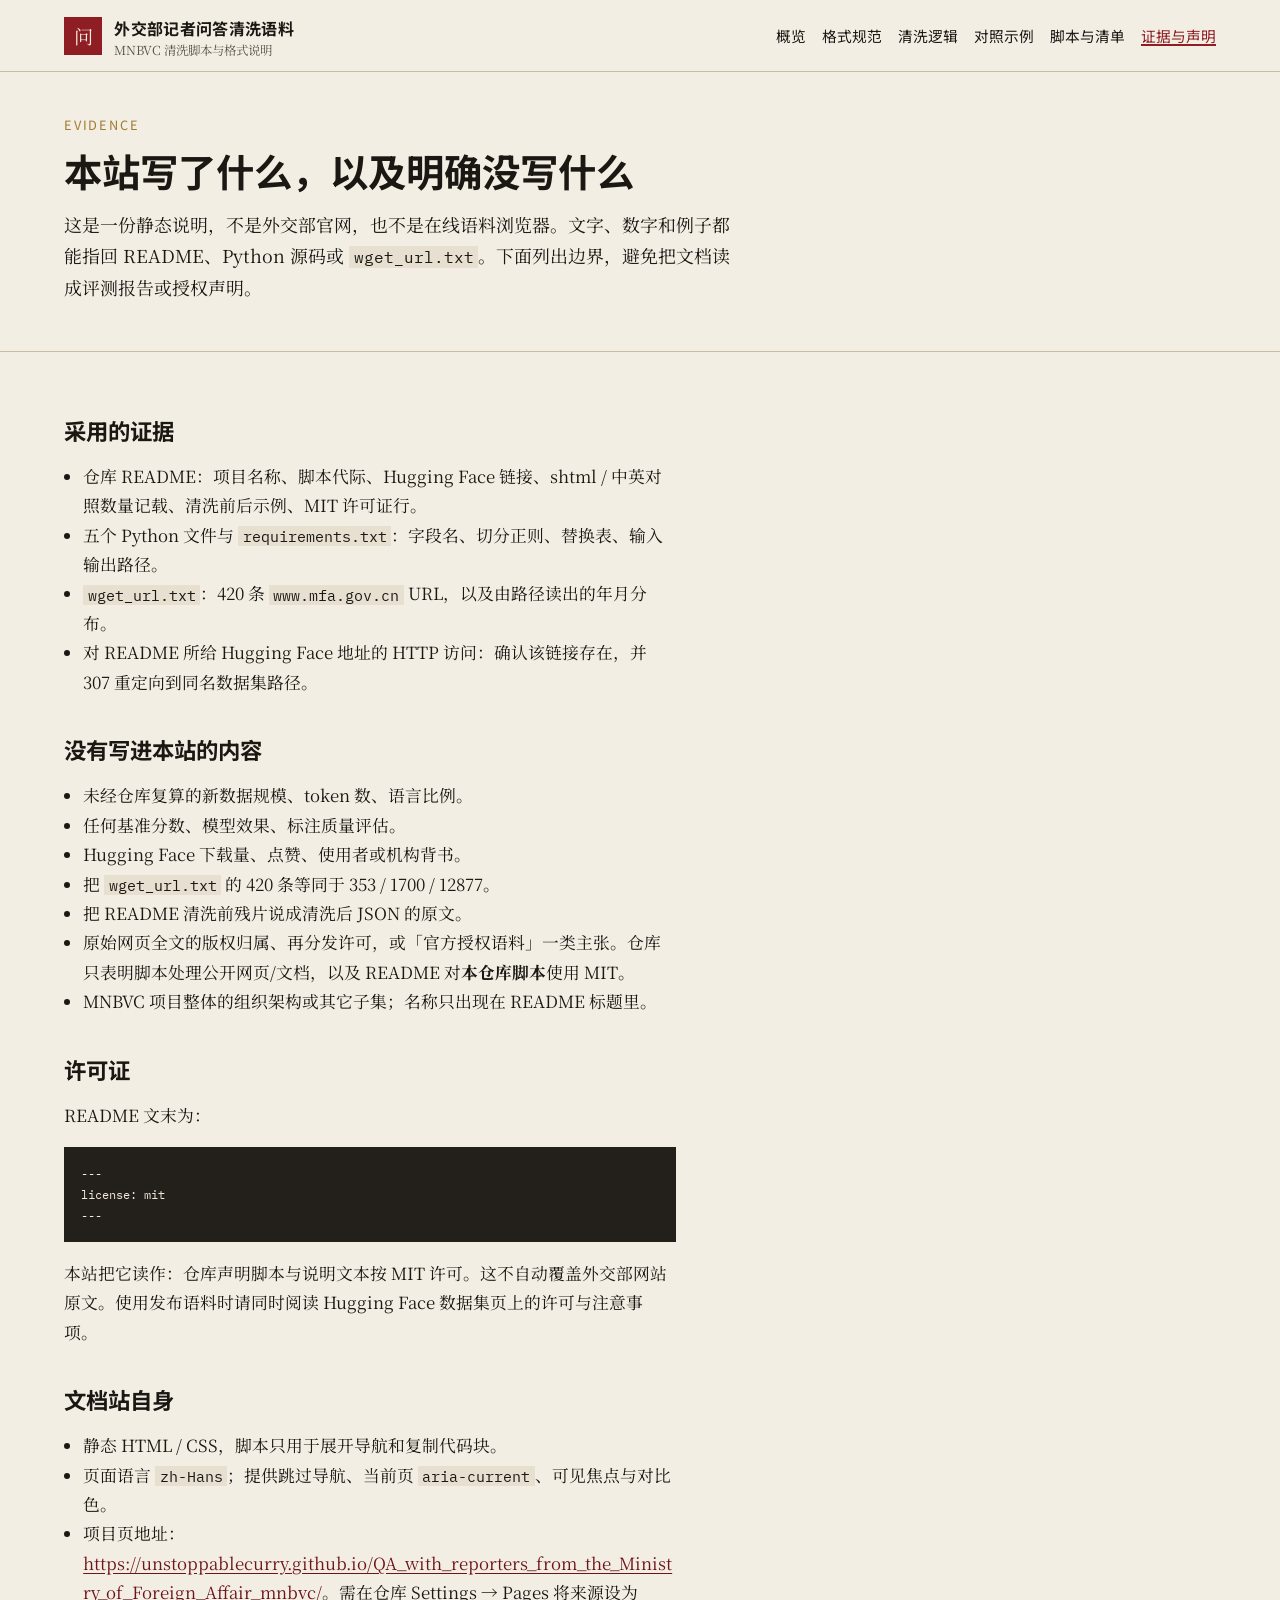
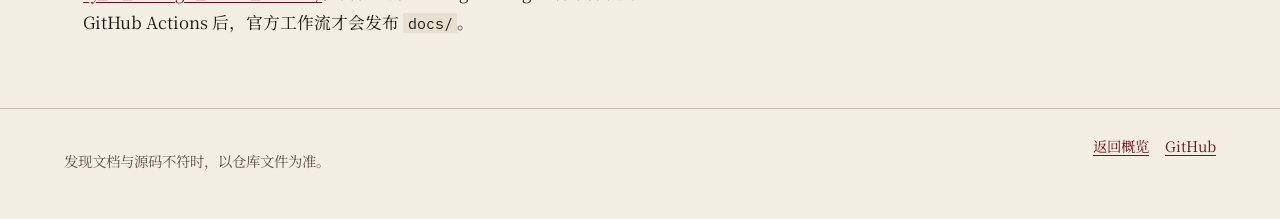
<file: docs/notes.html>
<!DOCTYPE html>
<html lang="zh-Hans">
<head>
  <meta charset="utf-8">
  <meta name="viewport" content="width=device-width, initial-scale=1">
  <title>证据与声明 · 外交部记者问答清洗语料</title>
  <meta name="description" content="本站内容边界：只采用 README、源码与仓库文件可核验的陈述。不编造规模、评测、用户或超出仓库的法律主张。">
  <link rel="canonical" href="https://unstoppablecurry.github.io/QA_with_reporters_from_the_Ministry_of_Foreign_Affair_mnbvc/notes.html">
  <meta name="theme-color" content="#f3eee3">
  <meta property="og:type" content="article">
  <meta property="og:locale" content="zh_CN">
  <meta property="og:site_name" content="外交部记者问答清洗语料">
  <meta property="og:title" content="证据与声明 · 外交部记者问答清洗语料">
  <meta property="og:description" content="文档站的证据边界与许可证说明。">
  <meta property="og:url" content="https://unstoppablecurry.github.io/QA_with_reporters_from_the_Ministry_of_Foreign_Affair_mnbvc/notes.html">
  <meta name="twitter:card" content="summary">
  <link rel="icon" href="./favicon.svg" type="image/svg+xml">
  <link rel="preconnect" href="https://fonts.googleapis.com">
  <link rel="preconnect" href="https://fonts.gstatic.com" crossorigin>
  <link href="https://fonts.googleapis.com/css2?family=IBM+Plex+Mono:wght@400;500&amp;family=Noto+Sans+SC:wght@400;700&amp;family=Noto+Serif+SC:wght@400;600;700&amp;display=swap" rel="stylesheet">
  <link rel="stylesheet" href="./css/style.css">
</head>
<body>
  <a class="skip-link" href="#main">跳到正文</a>
  <header class="site-header">
    <div class="site-header__inner">
      <a class="brand" href="./">
        <span class="brand__mark" aria-hidden="true">问</span>
        <span class="brand__text">
          <span class="brand__title">外交部记者问答清洗语料</span>
          <span class="brand__sub">MNBVC 清洗脚本与格式说明</span>
        </span>
      </a>
      <button type="button" class="nav-toggle" data-nav-toggle aria-controls="site-nav" aria-expanded="false">菜单</button>
      <nav id="site-nav" class="site-nav" data-nav aria-label="主导航">
        <ul>
          <li><a href="./">概览</a></li>
          <li><a href="./format.html">格式规范</a></li>
          <li><a href="./pipeline.html">清洗逻辑</a></li>
          <li><a href="./examples.html">对照示例</a></li>
          <li><a href="./scripts.html">脚本与清单</a></li>
          <li><a href="./notes.html" aria-current="page">证据与声明</a></li>
        </ul>
      </nav>
    </div>
  </header>

  <main id="main">
    <div class="page-hero">
      <div class="wrap">
        <p class="kicker">Evidence</p>
        <h1>本站写了什么，以及明确没写什么</h1>
        <p class="lede">这是一份静态说明，不是外交部官网，也不是在线语料浏览器。文字、数字和例子都能指回 README、Python 源码或 <code>wget_url.txt</code>。下面列出边界，避免把文档读成评测报告或授权声明。</p>
      </div>
    </div>

    <div class="wrap main">
      <section class="prose" aria-labelledby="used">
        <h2 id="used">采用的证据</h2>
        <ul>
          <li>仓库 README：项目名称、脚本代际、Hugging Face 链接、shtml / 中英对照数量记载、清洗前后示例、MIT 许可证行。</li>
          <li>五个 Python 文件与 <code>requirements.txt</code>：字段名、切分正则、替换表、输入输出路径。</li>
          <li><code>wget_url.txt</code>：420 条 <code>www.mfa.gov.cn</code> URL，以及由路径读出的年月分布。</li>
          <li>对 README 所给 Hugging Face 地址的 HTTP 访问：确认该链接存在，并 307 重定向到同名数据集路径。</li>
        </ul>
      </section>

      <section class="prose" aria-labelledby="not-used">
        <h2 id="not-used">没有写进本站的内容</h2>
        <ul>
          <li>未经仓库复算的新数据规模、token 数、语言比例。</li>
          <li>任何基准分数、模型效果、标注质量评估。</li>
          <li>Hugging Face 下载量、点赞、使用者或机构背书。</li>
          <li>把 <code>wget_url.txt</code> 的 420 条等同于 353 / 1700 / 12877。</li>
          <li>把 README 清洗前残片说成清洗后 JSON 的原文。</li>
          <li>原始网页全文的版权归属、再分发许可，或「官方授权语料」一类主张。仓库只表明脚本处理公开网页/文档，以及 README 对<strong>本仓库脚本</strong>使用 MIT。</li>
          <li>MNBVC 项目整体的组织架构或其它子集；名称只出现在 README 标题里。</li>
        </ul>
      </section>

      <section class="prose" aria-labelledby="license">
        <h2 id="license">许可证</h2>
        <p>README 文末为：</p>
        <pre><code>---
license: mit
---</code></pre>
        <p>本站把它读作：仓库声明脚本与说明文本按 MIT 许可。这不自动覆盖外交部网站原文。使用发布语料时请同时阅读 Hugging Face 数据集页上的许可与注意事项。</p>
      </section>

      <section class="prose" aria-labelledby="a11y">
        <h2 id="a11y">文档站自身</h2>
        <ul>
          <li>静态 HTML / CSS，脚本只用于展开导航和复制代码块。</li>
          <li>页面语言 <code>zh-Hans</code>；提供跳过导航、当前页 <code>aria-current</code>、可见焦点与对比色。</li>
          <li>项目页地址：<a href="https://unstoppablecurry.github.io/QA_with_reporters_from_the_Ministry_of_Foreign_Affair_mnbvc/">https://unstoppablecurry.github.io/QA_with_reporters_from_the_Ministry_of_Foreign_Affair_mnbvc/</a>。需在仓库 Settings → Pages 将来源设为 GitHub Actions 后，官方工作流才会发布 <code>docs/</code>。</li>
        </ul>
      </section>
    </div>
  </main>

  <footer class="site-footer">
    <div class="site-footer__inner">
      <p>发现文档与源码不符时，以仓库文件为准。</p>
      <nav aria-label="页脚链接">
        <a href="./">返回概览</a>
        <a href="https://github.com/UnstoppableCurry/QA_with_reporters_from_the_Ministry_of_Foreign_Affair_mnbvc" rel="noopener noreferrer">GitHub</a>
      </nav>
    </div>
  </footer>
  <script src="./js/site.js" defer></script>
</body>
</html>
</file>
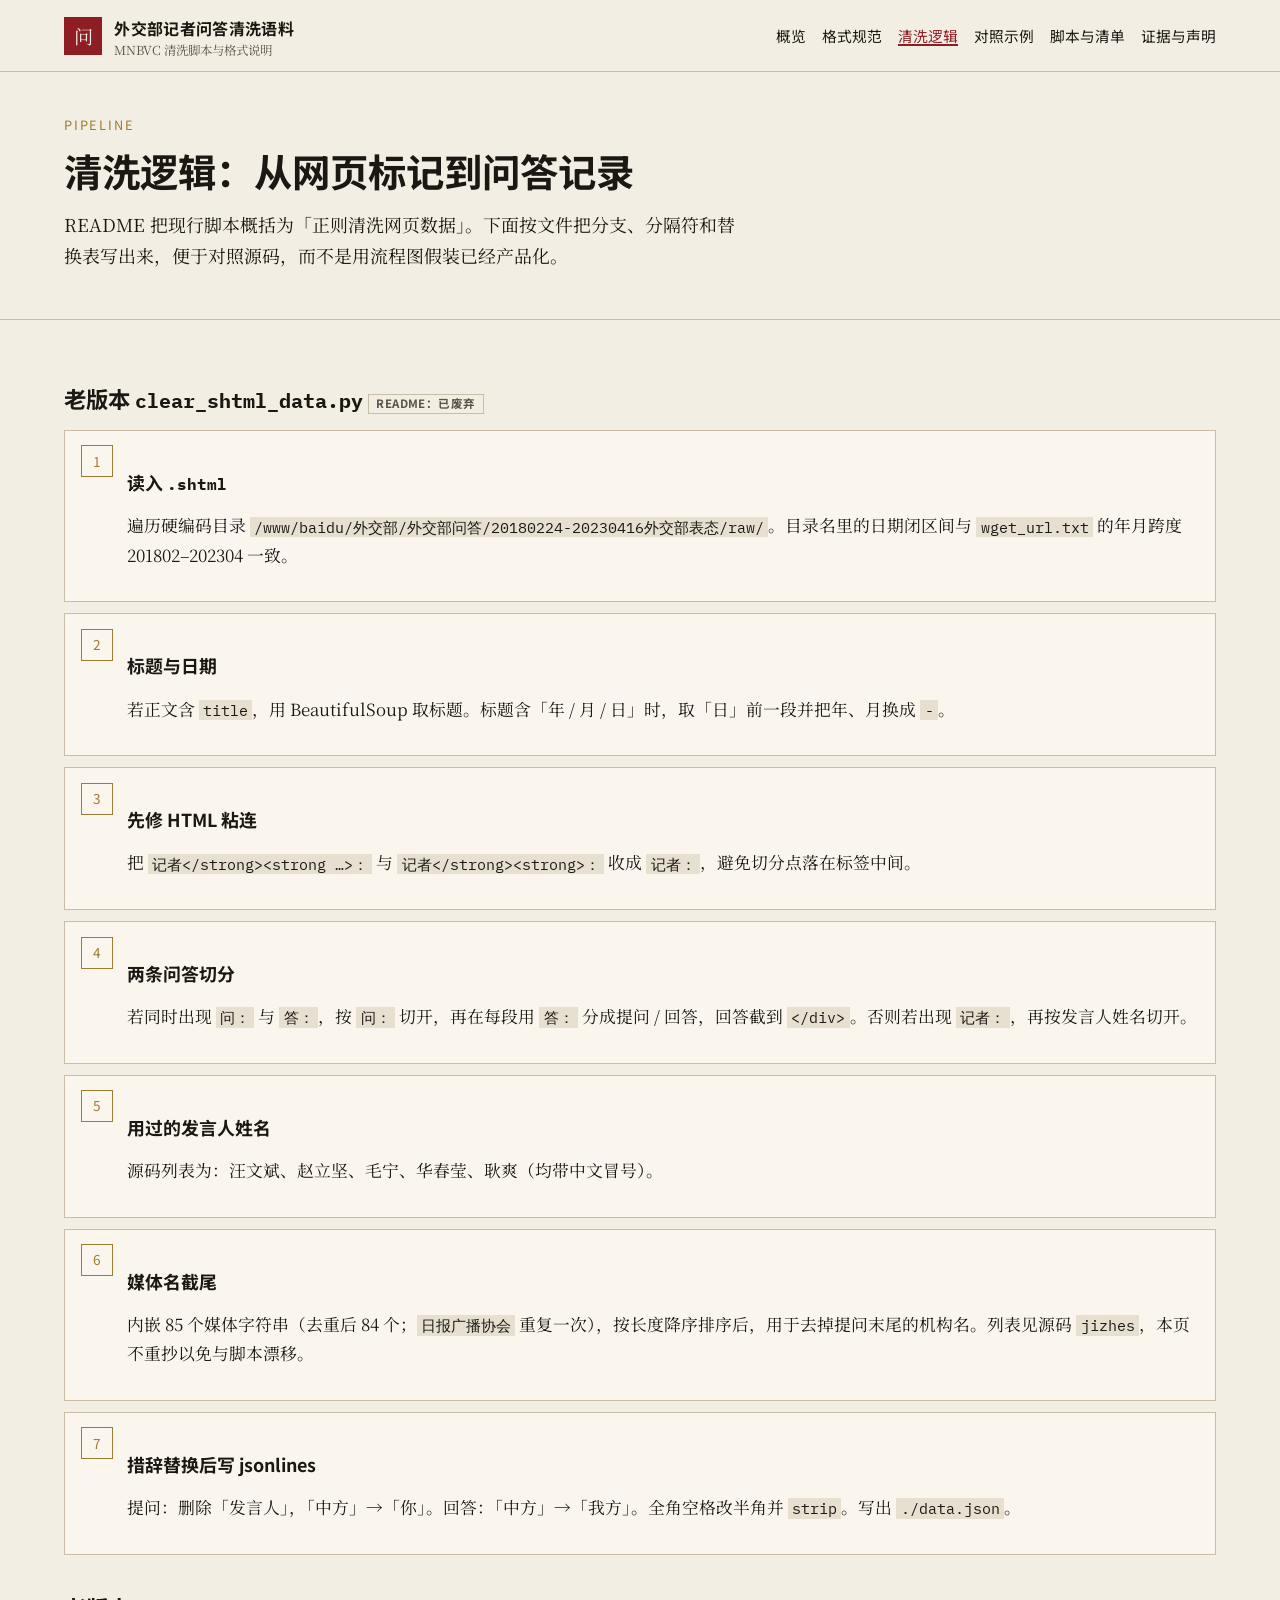
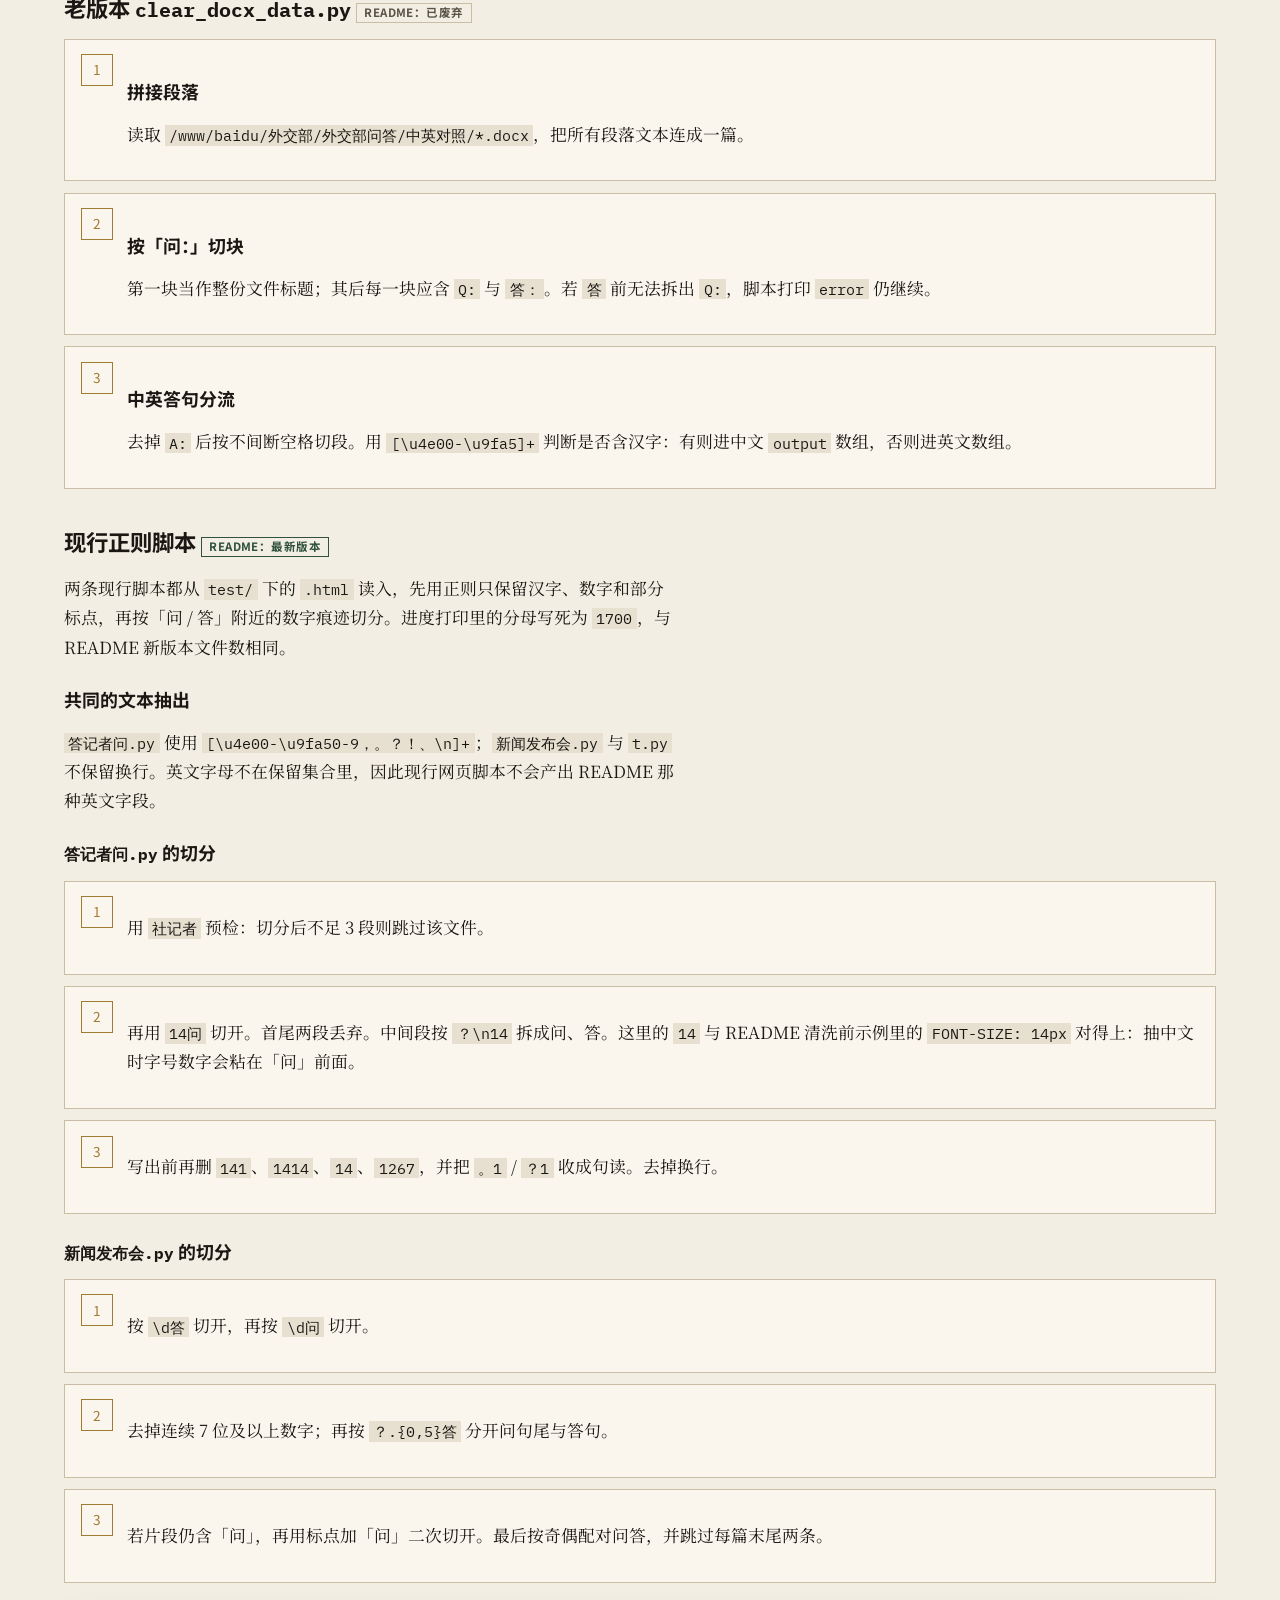
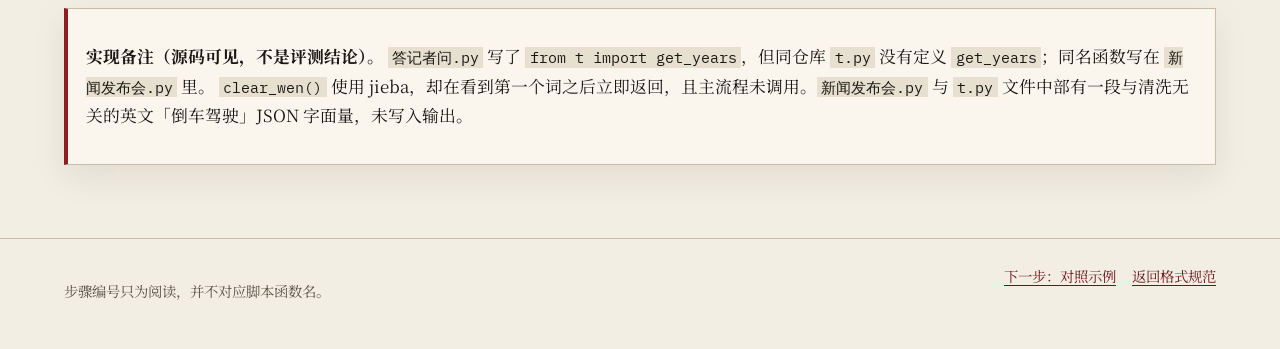
<file: docs/pipeline.html>
<!DOCTYPE html>
<html lang="zh-Hans">
<head>
  <meta charset="utf-8">
  <meta name="viewport" content="width=device-width, initial-scale=1">
  <title>清洗逻辑 · 外交部记者问答清洗语料</title>
  <meta name="description" content="依据源码整理的外交部记者问答清洗步骤：HTML 抽中文、问答应切分、字号残留清理、发言人与媒体名处理。">
  <link rel="canonical" href="https://unstoppablecurry.github.io/QA_with_reporters_from_the_Ministry_of_Foreign_Affair_mnbvc/pipeline.html">
  <meta name="theme-color" content="#f3eee3">
  <meta property="og:type" content="article">
  <meta property="og:locale" content="zh_CN">
  <meta property="og:site_name" content="外交部记者问答清洗语料">
  <meta property="og:title" content="清洗逻辑 · 外交部记者问答清洗语料">
  <meta property="og:description" content="shtml、docx 与现行正则脚本的清洗步骤，全部来自仓库源码。">
  <meta property="og:url" content="https://unstoppablecurry.github.io/QA_with_reporters_from_the_Ministry_of_Foreign_Affair_mnbvc/pipeline.html">
  <meta name="twitter:card" content="summary">
  <link rel="icon" href="./favicon.svg" type="image/svg+xml">
  <link rel="preconnect" href="https://fonts.googleapis.com">
  <link rel="preconnect" href="https://fonts.gstatic.com" crossorigin>
  <link href="https://fonts.googleapis.com/css2?family=IBM+Plex+Mono:wght@400;500&amp;family=Noto+Sans+SC:wght@400;700&amp;family=Noto+Serif+SC:wght@400;600;700&amp;display=swap" rel="stylesheet">
  <link rel="stylesheet" href="./css/style.css">
</head>
<body>
  <a class="skip-link" href="#main">跳到正文</a>
  <header class="site-header">
    <div class="site-header__inner">
      <a class="brand" href="./">
        <span class="brand__mark" aria-hidden="true">问</span>
        <span class="brand__text">
          <span class="brand__title">外交部记者问答清洗语料</span>
          <span class="brand__sub">MNBVC 清洗脚本与格式说明</span>
        </span>
      </a>
      <button type="button" class="nav-toggle" data-nav-toggle aria-controls="site-nav" aria-expanded="false">菜单</button>
      <nav id="site-nav" class="site-nav" data-nav aria-label="主导航">
        <ul>
          <li><a href="./">概览</a></li>
          <li><a href="./format.html">格式规范</a></li>
          <li><a href="./pipeline.html" aria-current="page">清洗逻辑</a></li>
          <li><a href="./examples.html">对照示例</a></li>
          <li><a href="./scripts.html">脚本与清单</a></li>
          <li><a href="./notes.html">证据与声明</a></li>
        </ul>
      </nav>
    </div>
  </header>

  <main id="main">
    <div class="page-hero">
      <div class="wrap">
        <p class="kicker">Pipeline</p>
        <h1>清洗逻辑：从网页标记到问答记录</h1>
        <p class="lede">README 把现行脚本概括为「正则清洗网页数据」。下面按文件把分支、分隔符和替换表写出来，便于对照源码，而不是用流程图假装已经产品化。</p>
      </div>
    </div>

    <div class="wrap main">
      <section aria-labelledby="old-shtml">
        <h2 id="old-shtml">老版本 <code>clear_shtml_data.py</code> <span class="badge badge--old">README：已废弃</span></h2>
        <div class="flow">
          <div class="flow__step">
            <span class="flow__index" aria-hidden="true">1</span>
            <div>
              <h3>读入 <code>.shtml</code></h3>
              <p>遍历硬编码目录 <code>/www/baidu/外交部/外交部问答/20180224-20230416外交部表态/raw/</code>。目录名里的日期闭区间与 <code>wget_url.txt</code> 的年月跨度 201802–202304 一致。</p>
            </div>
          </div>
          <div class="flow__step">
            <span class="flow__index" aria-hidden="true">2</span>
            <div>
              <h3>标题与日期</h3>
              <p>若正文含 <code>title</code>，用 BeautifulSoup 取标题。标题含「年 / 月 / 日」时，取「日」前一段并把年、月换成 <code>-</code>。</p>
            </div>
          </div>
          <div class="flow__step">
            <span class="flow__index" aria-hidden="true">3</span>
            <div>
              <h3>先修 HTML 粘连</h3>
              <p>把 <code>记者&lt;/strong&gt;&lt;strong …&gt;：</code> 与 <code>记者&lt;/strong&gt;&lt;strong&gt;：</code> 收成 <code>记者：</code>，避免切分点落在标签中间。</p>
            </div>
          </div>
          <div class="flow__step">
            <span class="flow__index" aria-hidden="true">4</span>
            <div>
              <h3>两条问答切分</h3>
              <p>若同时出现 <code>问：</code> 与 <code>答：</code>，按 <code>问：</code> 切开，再在每段用 <code>答：</code> 分成提问 / 回答，回答截到 <code>&lt;/div&gt;</code>。否则若出现 <code>记者：</code>，再按发言人姓名切开。</p>
            </div>
          </div>
          <div class="flow__step">
            <span class="flow__index" aria-hidden="true">5</span>
            <div>
              <h3>用过的发言人姓名</h3>
              <p>源码列表为：汪文斌、赵立坚、毛宁、华春莹、耿爽（均带中文冒号）。</p>
            </div>
          </div>
          <div class="flow__step">
            <span class="flow__index" aria-hidden="true">6</span>
            <div>
              <h3>媒体名截尾</h3>
              <p>内嵌 85 个媒体字符串（去重后 84 个；<code>日报广播协会</code> 重复一次），按长度降序排序后，用于去掉提问末尾的机构名。列表见源码 <code>jizhes</code>，本页不重抄以免与脚本漂移。</p>
            </div>
          </div>
          <div class="flow__step">
            <span class="flow__index" aria-hidden="true">7</span>
            <div>
              <h3>措辞替换后写 jsonlines</h3>
              <p>提问：删除「发言人」，「中方」→「你」。回答：「中方」→「我方」。全角空格改半角并 <code>strip</code>。写出 <code>./data.json</code>。</p>
            </div>
          </div>
        </div>
      </section>

      <section aria-labelledby="docx-pipe">
        <h2 id="docx-pipe">老版本 <code>clear_docx_data.py</code> <span class="badge badge--old">README：已废弃</span></h2>
        <div class="flow">
          <div class="flow__step">
            <span class="flow__index" aria-hidden="true">1</span>
            <div>
              <h3>拼接段落</h3>
              <p>读取 <code>/www/baidu/外交部/外交部问答/中英对照/*.docx</code>，把所有段落文本连成一篇。</p>
            </div>
          </div>
          <div class="flow__step">
            <span class="flow__index" aria-hidden="true">2</span>
            <div>
              <h3>按「问：」切块</h3>
              <p>第一块当作整份文件标题；其后每一块应含 <code>Q:</code> 与 <code>答：</code>。若 <code>答</code> 前无法拆出 <code>Q:</code>，脚本打印 <code>error</code> 仍继续。</p>
            </div>
          </div>
          <div class="flow__step">
            <span class="flow__index" aria-hidden="true">3</span>
            <div>
              <h3>中英答句分流</h3>
              <p>去掉 <code>A:</code> 后按不间断空格切段。用 <code>[\u4e00-\u9fa5]+</code> 判断是否含汉字：有则进中文 <code>output</code> 数组，否则进英文数组。</p>
            </div>
          </div>
        </div>
      </section>

      <section aria-labelledby="current-pipe">
        <h2 id="current-pipe">现行正则脚本 <span class="badge badge--new">README：最新版本</span></h2>
        <p class="prose">两条现行脚本都从 <code>test/</code> 下的 <code>.html</code> 读入，先用正则只保留汉字、数字和部分标点，再按「问 / 答」附近的数字痕迹切分。进度打印里的分母写死为 <code>1700</code>，与 README 新版本文件数相同。</p>

        <h3>共同的文本抽出</h3>
        <p class="prose"><code>答记者问.py</code> 使用 <code>[\u4e00-\u9fa50-9，。？！、\n]+</code>；<code>新闻发布会.py</code> 与 <code>t.py</code> 不保留换行。英文字母不在保留集合里，因此现行网页脚本不会产出 README 那种英文字段。</p>

        <h3><code>答记者问.py</code> 的切分</h3>
        <div class="flow">
          <div class="flow__step">
            <span class="flow__index" aria-hidden="true">1</span>
            <div>
              <p>用 <code>社记者</code> 预检：切分后不足 3 段则跳过该文件。</p>
            </div>
          </div>
          <div class="flow__step">
            <span class="flow__index" aria-hidden="true">2</span>
            <div>
              <p>再用 <code>14问</code> 切开。首尾两段丢弃。中间段按 <code>？\n14</code> 拆成问、答。这里的 <code>14</code> 与 README 清洗前示例里的 <code>FONT-SIZE: 14px</code> 对得上：抽中文时字号数字会粘在「问」前面。</p>
            </div>
          </div>
          <div class="flow__step">
            <span class="flow__index" aria-hidden="true">3</span>
            <div>
              <p>写出前再删 <code>141</code>、<code>1414</code>、<code>14</code>、<code>1267</code>，并把 <code>。1</code> / <code>？1</code> 收成句读。去掉换行。</p>
            </div>
          </div>
        </div>

        <h3><code>新闻发布会.py</code> 的切分</h3>
        <div class="flow">
          <div class="flow__step">
            <span class="flow__index" aria-hidden="true">1</span>
            <div>
              <p>按 <code>\d答</code> 切开，再按 <code>\d问</code> 切开。</p>
            </div>
          </div>
          <div class="flow__step">
            <span class="flow__index" aria-hidden="true">2</span>
            <div>
              <p>去掉连续 7 位及以上数字；再按 <code>？.{0,5}答</code> 分开问句尾与答句。</p>
            </div>
          </div>
          <div class="flow__step">
            <span class="flow__index" aria-hidden="true">3</span>
            <div>
              <p>若片段仍含「问」，再用标点加「问」二次切开。最后按奇偶配对问答，并跳过每篇末尾两条。</p>
            </div>
          </div>
        </div>
      </section>

      <aside class="callout callout--seal">
        <p><strong>实现备注（源码可见，不是评测结论）。</strong> <code>答记者问.py</code> 写了 <code>from t import get_years</code>，但同仓库 <code>t.py</code> 没有定义 <code>get_years</code>；同名函数写在 <code>新闻发布会.py</code> 里。 <code>clear_wen()</code> 使用 jieba，却在看到第一个词之后立即返回，且主流程未调用。<code>新闻发布会.py</code> 与 <code>t.py</code> 文件中部有一段与清洗无关的英文「倒车驾驶」JSON 字面量，未写入输出。</p>
      </aside>
    </div>
  </main>

  <footer class="site-footer">
    <div class="site-footer__inner">
      <p>步骤编号只为阅读，并不对应脚本函数名。</p>
      <nav aria-label="页脚链接">
        <a href="./examples.html">下一步：对照示例</a>
        <a href="./format.html">返回格式规范</a>
      </nav>
    </div>
  </footer>
  <script src="./js/site.js" defer></script>
</body>
</html>
</file>
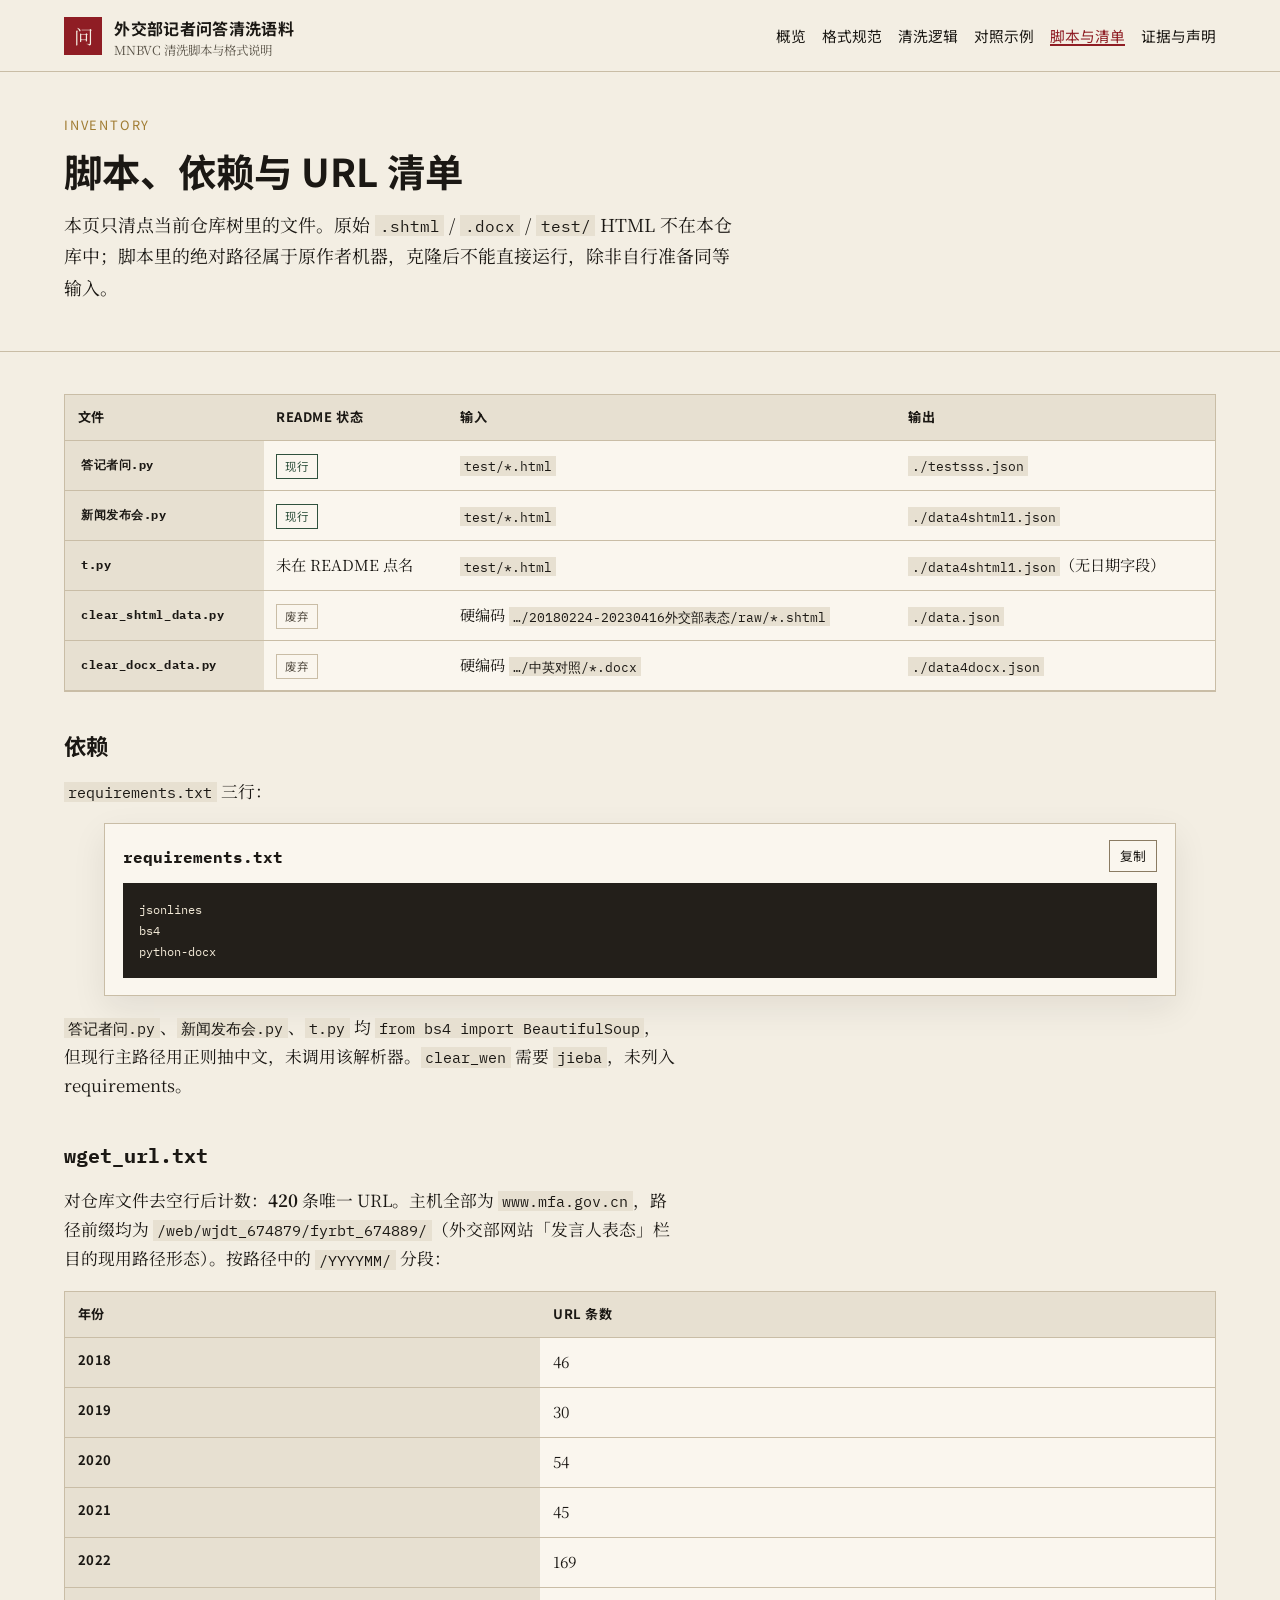
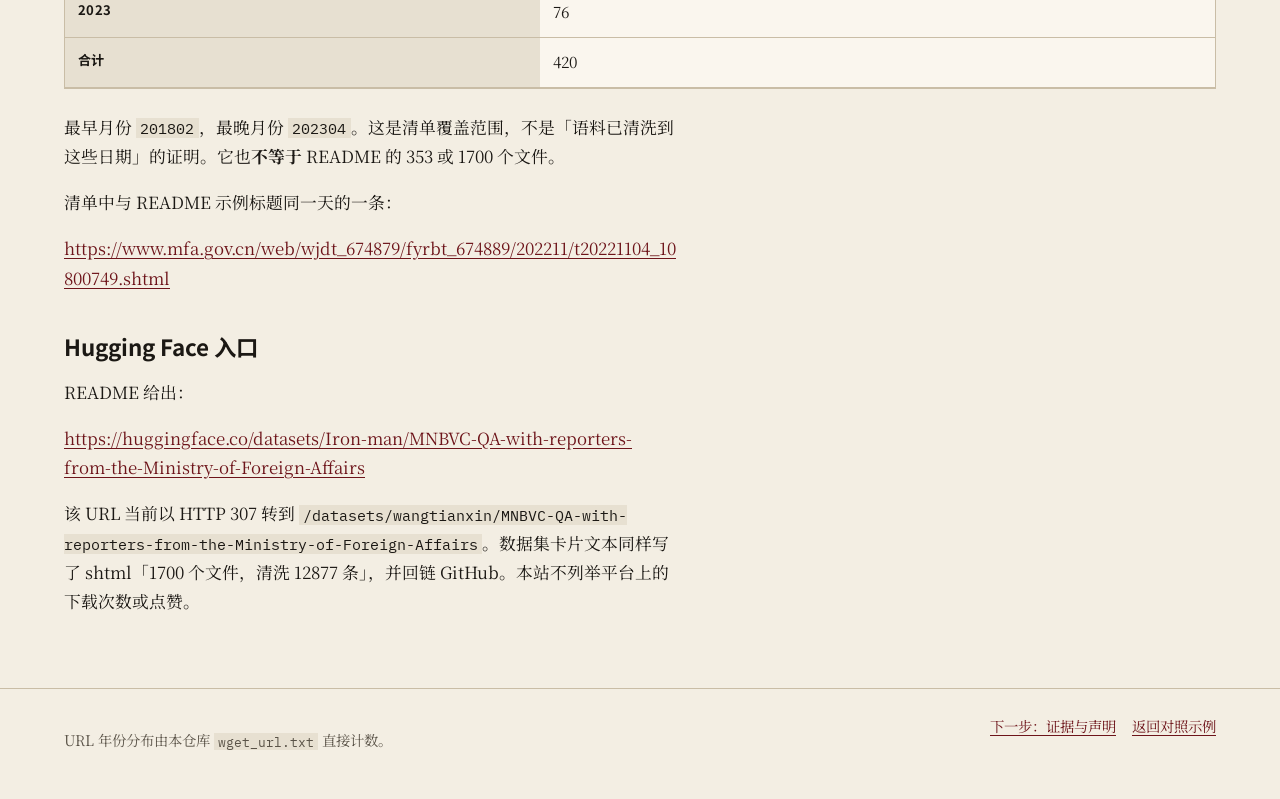
<file: docs/scripts.html>
<!DOCTYPE html>
<html lang="zh-Hans">
<head>
  <meta charset="utf-8">
  <meta name="viewport" content="width=device-width, initial-scale=1">
  <title>脚本与清单 · 外交部记者问答清洗语料</title>
  <meta name="description" content="仓库内清洗脚本、依赖、输入路径、输出文件，以及 wget_url.txt 中 420 条外交部发言人表态 URL 的年份分布。">
  <link rel="canonical" href="https://unstoppablecurry.github.io/QA_with_reporters_from_the_Ministry_of_Foreign_Affair_mnbvc/scripts.html">
  <meta name="theme-color" content="#f3eee3">
  <meta property="og:type" content="article">
  <meta property="og:locale" content="zh_CN">
  <meta property="og:site_name" content="外交部记者问答清洗语料">
  <meta property="og:title" content="脚本与清单 · 外交部记者问答清洗语料">
  <meta property="og:description" content="脚本职责、依赖与 wget_url.txt 计数，均来自本仓库文件。">
  <meta property="og:url" content="https://unstoppablecurry.github.io/QA_with_reporters_from_the_Ministry_of_Foreign_Affair_mnbvc/scripts.html">
  <meta name="twitter:card" content="summary">
  <link rel="icon" href="./favicon.svg" type="image/svg+xml">
  <link rel="preconnect" href="https://fonts.googleapis.com">
  <link rel="preconnect" href="https://fonts.gstatic.com" crossorigin>
  <link href="https://fonts.googleapis.com/css2?family=IBM+Plex+Mono:wght@400;500&amp;family=Noto+Sans+SC:wght@400;700&amp;family=Noto+Serif+SC:wght@400;600;700&amp;display=swap" rel="stylesheet">
  <link rel="stylesheet" href="./css/style.css">
</head>
<body>
  <a class="skip-link" href="#main">跳到正文</a>
  <header class="site-header">
    <div class="site-header__inner">
      <a class="brand" href="./">
        <span class="brand__mark" aria-hidden="true">问</span>
        <span class="brand__text">
          <span class="brand__title">外交部记者问答清洗语料</span>
          <span class="brand__sub">MNBVC 清洗脚本与格式说明</span>
        </span>
      </a>
      <button type="button" class="nav-toggle" data-nav-toggle aria-controls="site-nav" aria-expanded="false">菜单</button>
      <nav id="site-nav" class="site-nav" data-nav aria-label="主导航">
        <ul>
          <li><a href="./">概览</a></li>
          <li><a href="./format.html">格式规范</a></li>
          <li><a href="./pipeline.html">清洗逻辑</a></li>
          <li><a href="./examples.html">对照示例</a></li>
          <li><a href="./scripts.html" aria-current="page">脚本与清单</a></li>
          <li><a href="./notes.html">证据与声明</a></li>
        </ul>
      </nav>
    </div>
  </header>

  <main id="main">
    <div class="page-hero">
      <div class="wrap">
        <p class="kicker">Inventory</p>
        <h1>脚本、依赖与 URL 清单</h1>
        <p class="lede">本页只清点当前仓库树里的文件。原始 <code>.shtml</code> / <code>.docx</code> / <code>test/</code> HTML 不在本仓库中；脚本里的绝对路径属于原作者机器，克隆后不能直接运行，除非自行准备同等输入。</p>
      </div>
    </div>

    <div class="wrap main">
      <div class="table-wrap" role="region" aria-label="脚本一览" tabindex="0">
        <table>
          <thead>
            <tr>
              <th scope="col">文件</th>
              <th scope="col">README 状态</th>
              <th scope="col">输入</th>
              <th scope="col">输出</th>
            </tr>
          </thead>
          <tbody>
            <tr>
              <th scope="row"><code>答记者问.py</code></th>
              <td><span class="badge badge--new">现行</span></td>
              <td><code>test/*.html</code></td>
              <td><code>./testsss.json</code></td>
            </tr>
            <tr>
              <th scope="row"><code>新闻发布会.py</code></th>
              <td><span class="badge badge--new">现行</span></td>
              <td><code>test/*.html</code></td>
              <td><code>./data4shtml1.json</code></td>
            </tr>
            <tr>
              <th scope="row"><code>t.py</code></th>
              <td>未在 README 点名</td>
              <td><code>test/*.html</code></td>
              <td><code>./data4shtml1.json</code>（无日期字段）</td>
            </tr>
            <tr>
              <th scope="row"><code>clear_shtml_data.py</code></th>
              <td><span class="badge badge--old">废弃</span></td>
              <td>硬编码 <code>…/20180224-20230416外交部表态/raw/*.shtml</code></td>
              <td><code>./data.json</code></td>
            </tr>
            <tr>
              <th scope="row"><code>clear_docx_data.py</code></th>
              <td><span class="badge badge--old">废弃</span></td>
              <td>硬编码 <code>…/中英对照/*.docx</code></td>
              <td><code>./data4docx.json</code></td>
            </tr>
          </tbody>
        </table>
      </div>

      <section class="prose" aria-labelledby="deps">
        <h2 id="deps">依赖</h2>
        <p><code>requirements.txt</code> 三行：</p>
      </section>
      <figure class="panel">
        <header>
          <h3><code>requirements.txt</code></h3>
          <button type="button" class="button button--small button--ghost" data-copy="reqs" data-label="复制">复制</button>
        </header>
        <pre class="figure-code" id="reqs"><code>jsonlines
bs4
python-docx</code></pre>
      </figure>
      <p class="prose"><code>答记者问.py</code>、<code>新闻发布会.py</code>、<code>t.py</code> 均 <code>from bs4 import BeautifulSoup</code>，但现行主路径用正则抽中文，未调用该解析器。<code>clear_wen</code> 需要 <code>jieba</code>，未列入 requirements。</p>

      <section class="prose" aria-labelledby="urls">
        <h2 id="urls"><code>wget_url.txt</code></h2>
        <p>对仓库文件去空行后计数：<strong>420</strong> 条唯一 URL。主机全部为 <code>www.mfa.gov.cn</code>，路径前缀均为 <code>/web/wjdt_674879/fyrbt_674889/</code>（外交部网站「发言人表态」栏目的现用路径形态）。按路径中的 <code>/YYYYMM/</code> 分段：</p>
      </section>

      <div class="table-wrap" role="region" aria-label="URL 年份分布" tabindex="0">
        <table>
          <thead>
            <tr>
              <th scope="col">年份</th>
              <th scope="col">URL 条数</th>
            </tr>
          </thead>
          <tbody>
            <tr><th scope="row">2018</th><td>46</td></tr>
            <tr><th scope="row">2019</th><td>30</td></tr>
            <tr><th scope="row">2020</th><td>54</td></tr>
            <tr><th scope="row">2021</th><td>45</td></tr>
            <tr><th scope="row">2022</th><td>169</td></tr>
            <tr><th scope="row">2023</th><td>76</td></tr>
            <tr><th scope="row">合计</th><td>420</td></tr>
          </tbody>
        </table>
      </div>
      <p class="prose">最早月份 <code>201802</code>，最晚月份 <code>202304</code>。这是清单覆盖范围，不是「语料已清洗到这些日期」的证明。它也<strong>不等于</strong> README 的 353 或 1700 个文件。</p>
      <p class="prose">清单中与 README 示例标题同一天的一条：</p>
      <p class="prose"><a href="https://www.mfa.gov.cn/web/wjdt_674879/fyrbt_674889/202211/t20221104_10800749.shtml" rel="noopener noreferrer">https://www.mfa.gov.cn/web/wjdt_674879/fyrbt_674889/202211/t20221104_10800749.shtml</a></p>

      <section class="prose" aria-labelledby="hf-files">
        <h2 id="hf-files">Hugging Face 入口</h2>
        <p>README 给出：</p>
        <p><a href="https://huggingface.co/datasets/Iron-man/MNBVC-QA-with-reporters-from-the-Ministry-of-Foreign-Affairs" rel="noopener noreferrer">https://huggingface.co/datasets/Iron-man/MNBVC-QA-with-reporters-from-the-Ministry-of-Foreign-Affairs</a></p>
        <p>该 URL 当前以 HTTP 307 转到 <code>/datasets/wangtianxin/MNBVC-QA-with-reporters-from-the-Ministry-of-Foreign-Affairs</code>。数据集卡片文本同样写了 shtml「1700 个文件，清洗 12877 条」，并回链 GitHub。本站不列举平台上的下载次数或点赞。</p>
      </section>
    </div>
  </main>

  <footer class="site-footer">
    <div class="site-footer__inner">
      <p>URL 年份分布由本仓库 <code>wget_url.txt</code> 直接计数。</p>
      <nav aria-label="页脚链接">
        <a href="./notes.html">下一步：证据与声明</a>
        <a href="./examples.html">返回对照示例</a>
      </nav>
    </div>
  </footer>
  <script src="./js/site.js" defer></script>
</body>
</html>
</file>
<file: docs/css/style.css>
:root {
  --paper: #f3eee3;
  --paper-raised: #faf6ee;
  --paper-sunken: #e7e0d1;
  --ink: #1b1814;
  --ink-muted: #5a5348;
  --rule: #c9bda6;
  --rule-strong: #8a7b62;
  --seal: #8f1d24;
  --seal-ink: #6d141a;
  --gold: #a07c32;
  --forest: #2f513d;
  --code-bg: #231f1a;
  --code-fg: #f3ead8;
  --code-mute: #b7aa93;
  --code-key: #e8c27a;
  --code-str: #d7e4c4;
  --focus: #1b4f72;
  --shadow: 0 12px 32px rgba(27, 24, 20, 0.08);
  --radius: 6px;
  --content: 72rem;
  --prose: 68ch;
  --font-serif: "Noto Serif SC", "Source Han Serif SC", "Songti SC", "SimSun", serif;
  --font-sans: "Noto Sans SC", "PingFang SC", "Hiragino Sans GB", "Microsoft YaHei", sans-serif;
  --font-mono: "IBM Plex Mono", "SFMono-Regular", ui-monospace, Consolas, monospace;
}

@media (prefers-color-scheme: dark) {
  :root {
    --paper: #16130f;
    --paper-raised: #211c16;
    --paper-sunken: #100e0b;
    --ink: #f0e7d6;
    --ink-muted: #b3a790;
    --rule: #4a4236;
    --rule-strong: #8d7f66;
    --seal: #d4656b;
    --seal-ink: #f0b4b6;
    --gold: #d4b36a;
    --forest: #8fbe9d;
    --code-bg: #0f0d0b;
    --code-fg: #f0e7d6;
    --code-mute: #9a8e79;
    --code-key: #e8c27a;
    --code-str: #c7d9b0;
    --focus: #7eb6e0;
    --shadow: 0 12px 32px rgba(0, 0, 0, 0.35);
  }
}

*,
*::before,
*::after {
  box-sizing: border-box;
}

html {
  scroll-behavior: smooth;
}

@media (prefers-reduced-motion: reduce) {
  html {
    scroll-behavior: auto;
  }

  *,
  *::before,
  *::after {
    animation: none !important;
    transition: none !important;
  }
}

body {
  margin: 0;
  min-height: 100vh;
  color: var(--ink);
  background:
    radial-gradient(1200px 420px at 10% -10%, rgba(160, 124, 50, 0.08), transparent 50%),
    linear-gradient(180deg, var(--paper) 0%, var(--paper) 100%);
  font-family: var(--font-serif);
  font-size: 1.05rem;
  line-height: 1.75;
}

img,
svg {
  max-width: 100%;
  height: auto;
}

a {
  color: var(--seal-ink);
  text-underline-offset: 0.18em;
}

a:hover {
  color: var(--seal);
}

:focus-visible {
  outline: 3px solid var(--focus);
  outline-offset: 3px;
}

.skip-link {
  position: absolute;
  left: 0.75rem;
  top: -3rem;
  z-index: 20;
  padding: 0.45rem 0.8rem;
  background: var(--ink);
  color: var(--paper);
  text-decoration: none;
}

.skip-link:focus {
  top: 0.75rem;
}

.visually-hidden {
  position: absolute;
  width: 1px;
  height: 1px;
  padding: 0;
  margin: -1px;
  overflow: hidden;
  clip: rect(0, 0, 0, 0);
  white-space: nowrap;
  border: 0;
}

.site-header {
  position: sticky;
  top: 0;
  z-index: 10;
  border-bottom: 1px solid var(--rule);
  background: color-mix(in srgb, var(--paper) 88%, transparent);
  backdrop-filter: blur(10px);
}

.site-header__inner,
.site-footer__inner,
.wrap {
  width: min(100% - 2rem, var(--content));
  margin-inline: auto;
}

.site-header__inner {
  display: flex;
  align-items: center;
  justify-content: space-between;
  gap: 1rem;
  padding: 0.85rem 0;
}

.brand {
  display: flex;
  align-items: center;
  gap: 0.75rem;
  color: inherit;
  text-decoration: none;
  min-width: 0;
}

.brand__mark {
  display: grid;
  place-items: center;
  width: 2.4rem;
  height: 2.4rem;
  flex: 0 0 auto;
  border: 1px solid var(--seal);
  color: var(--paper);
  background: var(--seal);
  font-size: 1.2rem;
  line-height: 1;
}

.brand__text {
  display: flex;
  flex-direction: column;
  min-width: 0;
}

.brand__title {
  font-family: var(--font-sans);
  font-size: 1rem;
  font-weight: 700;
  letter-spacing: 0.02em;
}

.brand__sub {
  color: var(--ink-muted);
  font-size: 0.78rem;
  line-height: 1.3;
}

.nav-toggle {
  display: none;
  border: 1px solid var(--rule-strong);
  background: var(--paper-raised);
  color: inherit;
  padding: 0.4rem 0.7rem;
  font-family: var(--font-sans);
  font-size: 0.9rem;
}

.site-nav ul {
  display: flex;
  flex-wrap: wrap;
  gap: 0.15rem 1rem;
  margin: 0;
  padding: 0;
  list-style: none;
}

.site-nav a {
  color: inherit;
  text-decoration: none;
  font-family: var(--font-sans);
  font-size: 0.92rem;
}

.site-nav a[aria-current="page"] {
  color: var(--seal);
  box-shadow: inset 0 -2px 0 var(--seal);
}

.hero,
.page-hero {
  padding: 2.6rem 0 1.6rem;
  border-bottom: 1px solid var(--rule);
}

.kicker {
  margin: 0 0 0.6rem;
  color: var(--gold);
  font-family: var(--font-sans);
  font-size: 0.8rem;
  letter-spacing: 0.14em;
  text-transform: uppercase;
}

h1,
h2,
h3,
h4 {
  font-family: var(--font-sans);
  line-height: 1.3;
  font-weight: 700;
}

h1 {
  margin: 0 0 0.8rem;
  max-width: 18em;
  font-size: clamp(1.8rem, 3vw, 2.6rem);
}

h2 {
  margin: 2.4rem 0 0.8rem;
  font-size: 1.4rem;
}

h3 {
  margin: 1.6rem 0 0.55rem;
  font-size: 1.12rem;
}

.lede,
.prose p,
.prose li {
  color: var(--ink);
}

.lede {
  max-width: var(--prose);
  margin: 0 0 1.4rem;
  font-size: 1.12rem;
}

.hero-actions,
.inline-actions {
  display: flex;
  flex-wrap: wrap;
  gap: 0.7rem;
}

.button {
  display: inline-flex;
  align-items: center;
  justify-content: center;
  min-height: 2.6rem;
  padding: 0.45rem 0.95rem;
  border: 1px solid var(--seal);
  background: var(--seal);
  color: #fff8ef;
  text-decoration: none;
  font-family: var(--font-sans);
  font-size: 0.95rem;
}

.button:hover {
  color: #fff8ef;
  background: var(--seal-ink);
}

.button--ghost {
  background: transparent;
  color: var(--ink);
  border-color: var(--rule-strong);
}

.button--ghost:hover {
  color: var(--ink);
  background: var(--paper-raised);
}

.button--small {
  min-height: 2rem;
  padding: 0.2rem 0.65rem;
  font-size: 0.8rem;
}

.stat-grid,
.card-grid,
.link-grid {
  display: grid;
  gap: 1rem;
}

.stat-grid {
  grid-template-columns: repeat(4, minmax(0, 1fr));
  margin: 1.6rem 0 0;
}

.card-grid {
  grid-template-columns: repeat(2, minmax(0, 1fr));
}

.link-grid {
  grid-template-columns: repeat(3, minmax(0, 1fr));
  margin: 1.5rem 0 2.5rem;
}

.stat,
.card,
.panel,
.figure-code,
pre,
.table-wrap {
  min-width: 0;
}

.stat,
.card,
.panel,
.callout,
.toc {
  background: var(--paper-raised);
  border: 1px solid var(--rule);
  box-shadow: var(--shadow);
}

.stat,
.card,
.panel,
.callout {
  padding: 1rem 1.1rem 1.05rem;
}

.stat dt,
.card__label,
.meta-label {
  margin: 0 0 0.35rem;
  color: var(--ink-muted);
  font-family: var(--font-sans);
  font-size: 0.78rem;
  letter-spacing: 0.04em;
}

.stat dd {
  margin: 0;
  font-family: var(--font-sans);
  font-size: 1.35rem;
  font-weight: 700;
}

.stat p,
.card p,
.note {
  margin: 0.45rem 0 0;
  color: var(--ink-muted);
  font-size: 0.9rem;
}

.card h2,
.card h3 {
  margin-top: 0;
}

.main {
  padding: 1.6rem 0 3.4rem;
}

.prose {
  max-width: var(--prose);
}

.prose ul,
.prose ol {
  padding-left: 1.2rem;
}

.prose a {
  overflow-wrap: anywhere;
}

.toc {
  padding: 1rem 1.1rem;
  margin: 0 0 1.5rem;
}

.toc ol {
  margin: 0.3rem 0 0;
  padding-left: 1.15rem;
}

.flow {
  display: grid;
  gap: 0.7rem;
  margin: 1rem 0 1.6rem;
}

.flow__step {
  display: grid;
  grid-template-columns: auto 1fr;
  gap: 0.85rem;
  padding: 0.9rem 1rem;
  background: var(--paper-raised);
  border: 1px solid var(--rule);
}

.flow__index {
  display: grid;
  place-items: center;
  width: 2rem;
  height: 2rem;
  border: 1px solid var(--gold);
  color: var(--gold);
  font-family: var(--font-sans);
  font-size: 0.85rem;
}

.compare {
  display: grid;
  grid-template-columns: minmax(0, 1fr) minmax(0, 1fr);
  gap: 1rem;
  margin: 1rem 0 1.8rem;
}

.panel header {
  display: flex;
  align-items: center;
  justify-content: space-between;
  gap: 0.6rem;
  margin-bottom: 0.7rem;
}

.panel header h3,
.panel header p {
  margin: 0;
}

.badge {
  display: inline-block;
  padding: 0.1rem 0.45rem;
  border: 1px solid var(--rule);
  font-family: var(--font-sans);
  font-size: 0.72rem;
  letter-spacing: 0.04em;
}

.badge--old {
  color: var(--ink-muted);
}

.badge--new {
  color: var(--forest);
  border-color: var(--forest);
}

.badge--warn {
  color: var(--seal);
  border-color: var(--seal);
}

pre,
code,
kbd {
  font-family: var(--font-mono);
}

code,
kbd {
  font-size: 0.88em;
}

p code,
li code,
td code,
th code {
  padding: 0.05em 0.3em;
  background: var(--paper-sunken);
}

.figure-code,
pre {
  overflow: auto;
  max-width: 100%;
}

.figure-code {
  margin: 0;
}

pre {
  margin: 0;
  padding: 1rem 1.05rem;
  background: var(--code-bg);
  color: var(--code-fg);
  font-size: 0.82rem;
  line-height: 1.6;
  white-space: pre-wrap;
  overflow-wrap: anywhere;
  word-break: break-word;
}

.token-key { color: var(--code-key); }
.token-str { color: var(--code-str); }
.token-mute { color: var(--code-mute); }

.table-wrap {
  overflow: auto;
  margin: 1rem 0 1.5rem;
  border: 1px solid var(--rule);
  background: var(--paper-raised);
}

table {
  width: 100%;
  border-collapse: collapse;
  font-size: 0.95rem;
}

th,
td {
  padding: 0.7rem 0.8rem;
  border-bottom: 1px solid var(--rule);
  text-align: left;
  vertical-align: top;
}

th {
  font-family: var(--font-sans);
  font-size: 0.82rem;
  letter-spacing: 0.04em;
  background: var(--paper-sunken);
}

.callout {
  margin: 1.2rem 0;
}

.callout--warn {
  border-left: 4px solid var(--gold);
}

.callout--seal {
  border-left: 4px solid var(--seal);
}

.field-list {
  display: grid;
  gap: 0.8rem;
}

.field {
  padding: 0.85rem 0.95rem;
  border: 1px solid var(--rule);
  background: var(--paper-raised);
}

.field dt {
  font-family: var(--font-sans);
  font-weight: 700;
}

.field dd {
  margin: 0.25rem 0 0;
}

.site-footer {
  border-top: 1px solid var(--rule);
  padding: 1.5rem 0 2rem;
  color: var(--ink-muted);
  font-size: 0.9rem;
}

.site-footer__inner {
  display: flex;
  flex-wrap: wrap;
  justify-content: space-between;
  gap: 0.8rem 1.5rem;
}

.site-footer nav {
  display: flex;
  flex-wrap: wrap;
  gap: 0.8rem 1rem;
}

@media (max-width: 960px) {
  .stat-grid,
  .link-grid,
  .compare {
    grid-template-columns: minmax(0, 1fr) minmax(0, 1fr);
  }
}

@media (max-width: 720px) {
  .nav-toggle {
    display: inline-flex;
  }

  .site-nav {
    display: none;
    position: absolute;
    left: 0;
    right: 0;
    top: 100%;
    padding: 0.7rem 1rem 1rem;
    background: var(--paper-raised);
    border-bottom: 1px solid var(--rule);
  }

  .site-nav.is-open {
    display: block;
  }

  .site-nav ul {
    flex-direction: column;
    gap: 0.55rem;
  }

  .stat-grid,
  .card-grid,
  .link-grid,
  .compare {
    grid-template-columns: 1fr;
  }

  .site-header {
    position: relative;
  }
}

@media print {
  .site-header,
  .site-footer,
  .nav-toggle,
  .hero-actions,
  .button {
    display: none !important;
  }

  body {
    background: #fff;
    color: #000;
  }

  a {
    color: inherit;
    text-decoration: none;
  }

  pre {
    white-space: pre-wrap;
  }
}
</file>
